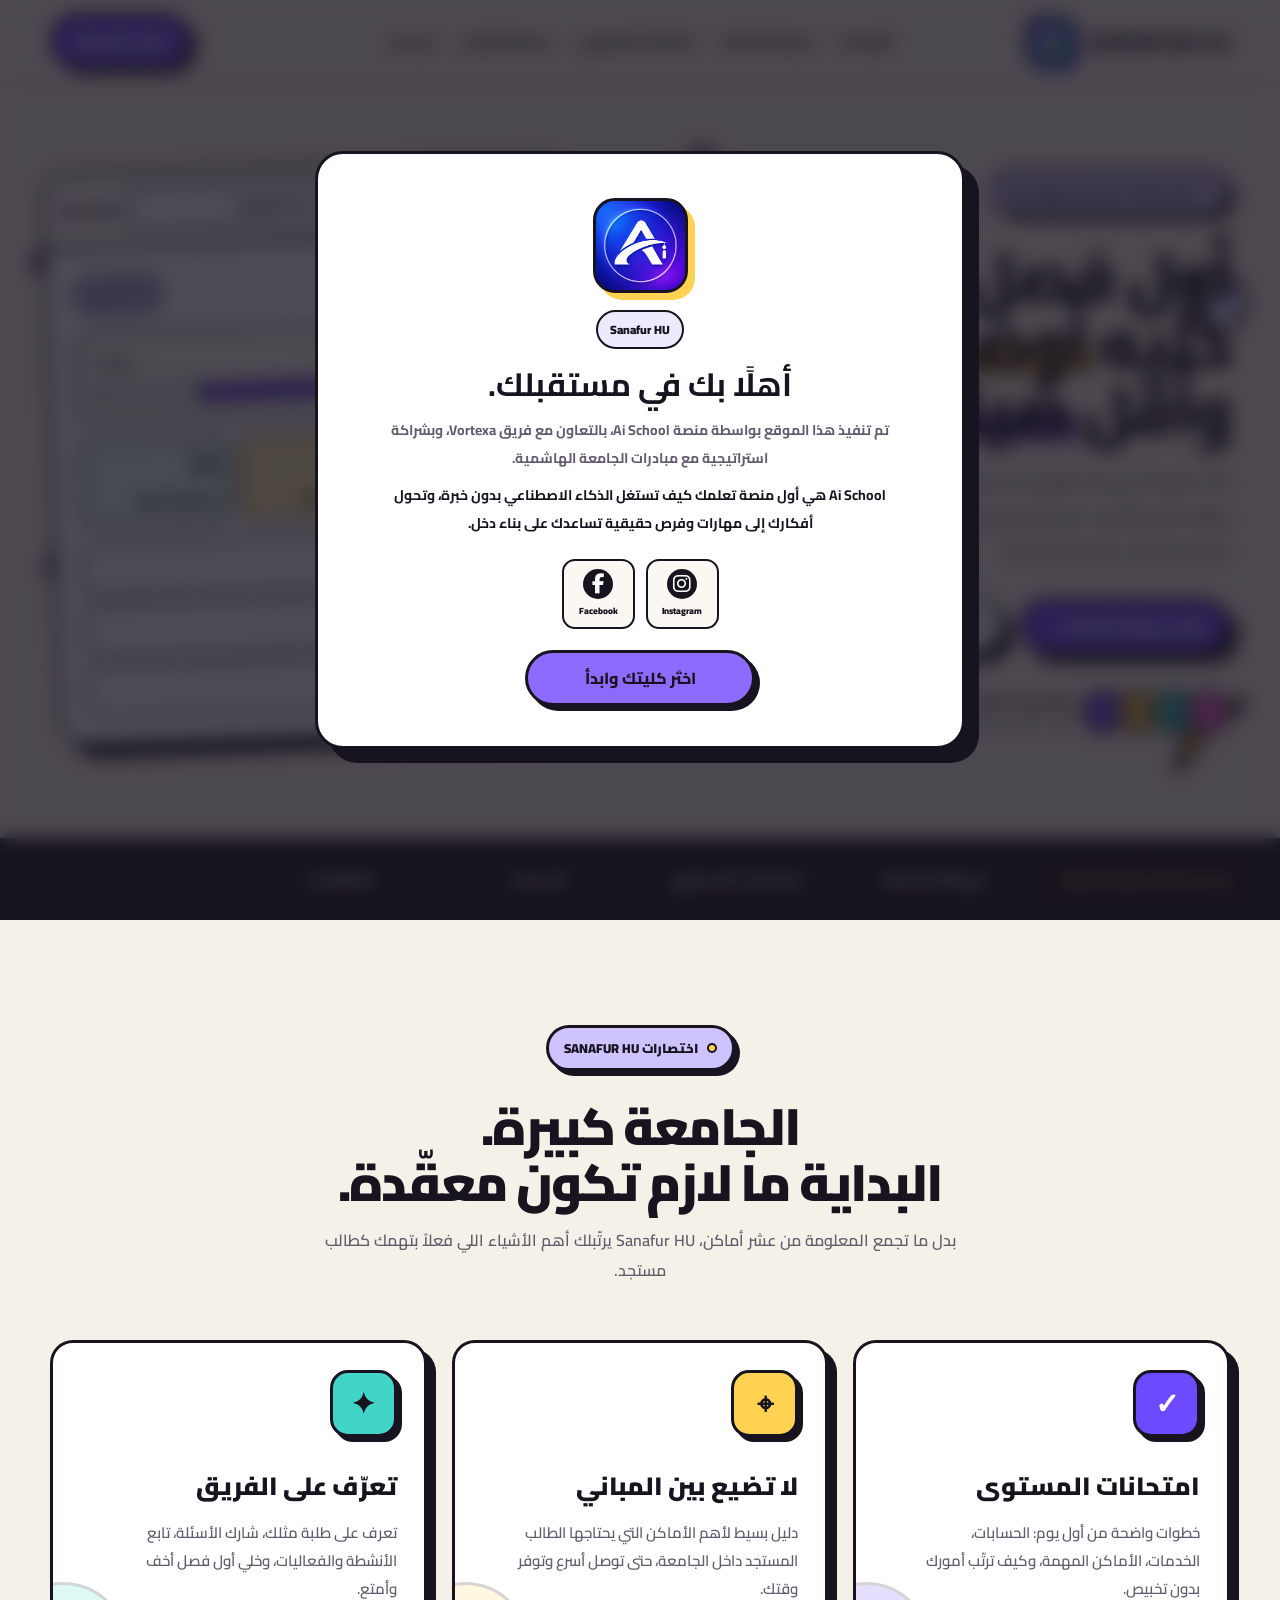
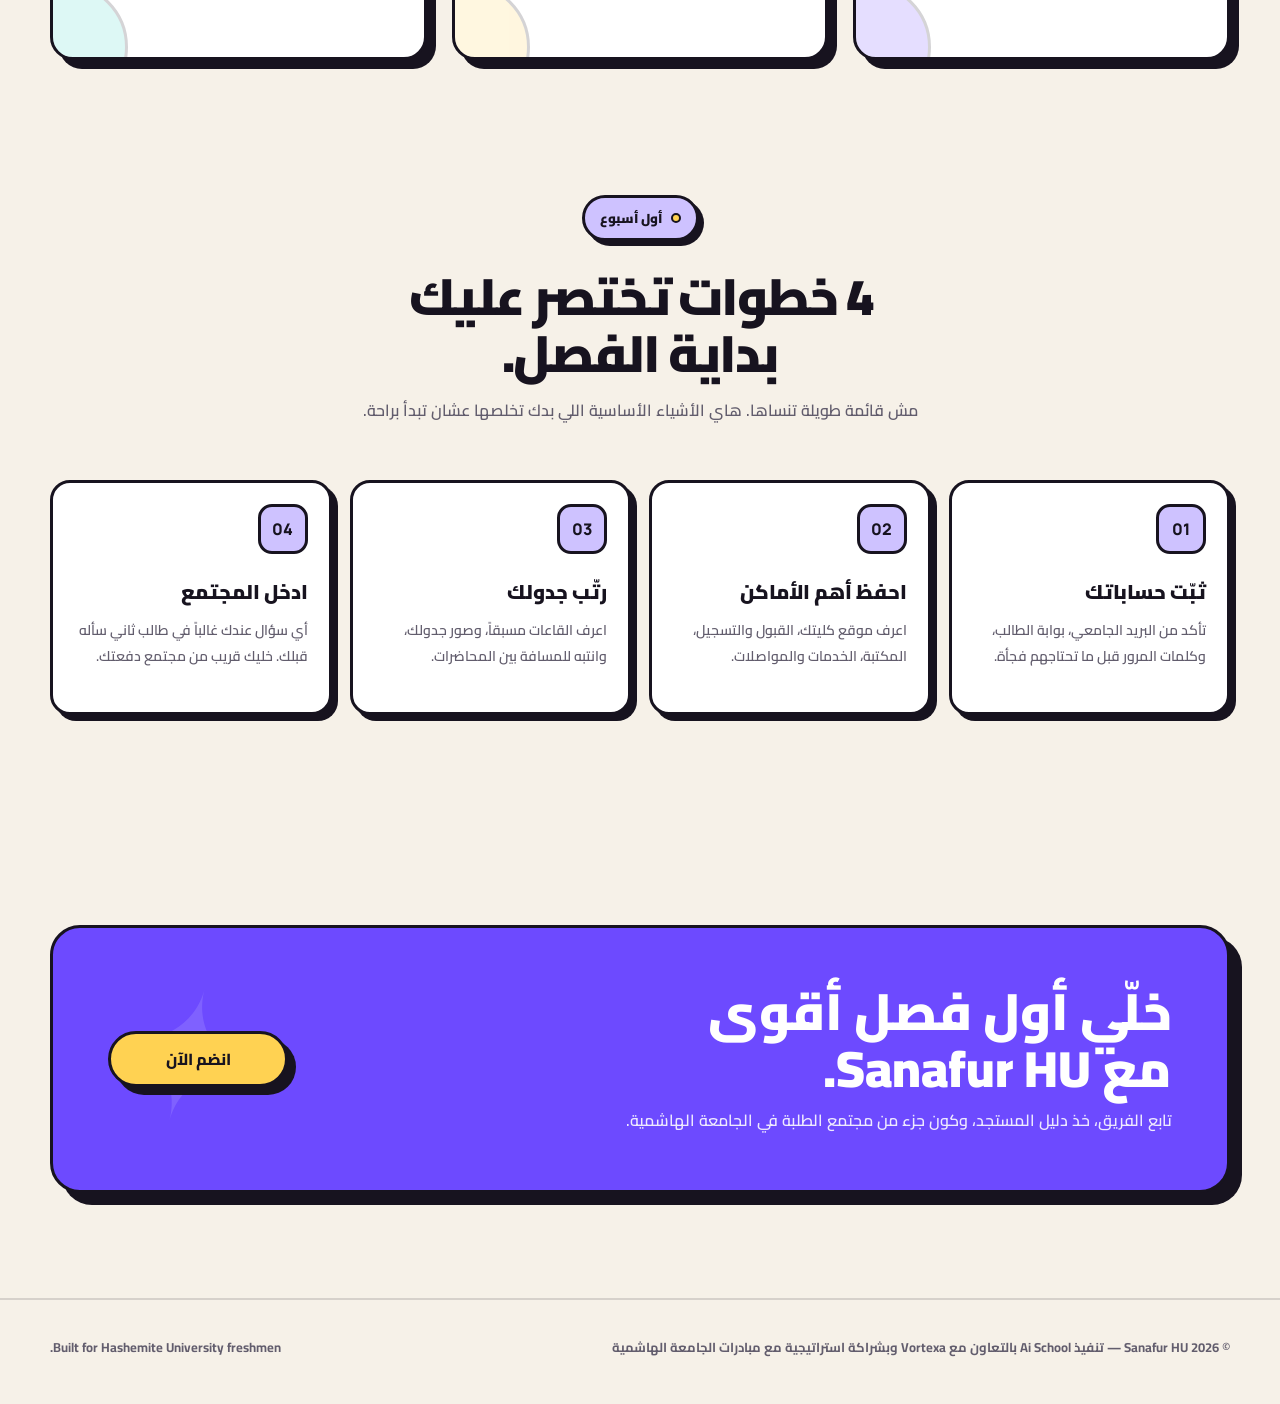
<file: index.html>
<!DOCTYPE html>
<html lang="ar" dir="rtl">
<head>
<meta charset="UTF-8">
<meta name="viewport" content="width=device-width, initial-scale=1.0">

<title>Sanafur HU | دليلك لأول فصل جامعي</title>
<link rel="stylesheet" href="onboarding.css?v=20260831-2">
<link rel="stylesheet" href="quick-actions.css?v=20260925-1">
<link rel="stylesheet" href="college-hub.css?v=20260925-1">

<link rel="preconnect" href="https://fonts.googleapis.com">
<link rel="preconnect" href="https://fonts.gstatic.com" crossorigin>
<link href="https://fonts.googleapis.com/css2?family=Cairo:wght@400;500;600;700;800;900&family=Manrope:wght@600;700;800&display=swap" rel="stylesheet">
<link rel="stylesheet" href="https://cdnjs.cloudflare.com/ajax/libs/font-awesome/6.7.2/css/all.min.css">

<style>

:root{
    --cream:#F6F1E8;
    --black:#17131F;

    --purple:#6D4AFF;
    --purple2:#8D6BFF;
    --purpleLight:#CEC2FF;

    --yellow:#FFD252;
    --pink:#F06BD7;
    --cyan:#42D5C7;

    --white:#FFFFFF;
    --muted:#625D6D;

    --border:3px solid var(--black);

    --shadow-big:9px 9px 0 var(--black);
    --shadow-small:5px 5px 0 var(--black);
}

/* =========================
   GLOBAL
========================= */

*{
    box-sizing:border-box;
}

html{
    scroll-behavior:smooth;
}

body{
    margin:0;
    background:var(--cream);
    color:var(--black);
    font-family:"Cairo",sans-serif;
    overflow-x:hidden;
}

a{
    color:inherit;
    text-decoration:none;
}

button{
    font:inherit;
}

.container{
    width:min(1180px,calc(100% - 40px));
    margin:auto;
    position:relative;
    z-index:3;
}


/* =========================
   NAVIGATION
========================= */

.navbar-wrap{
    position:sticky;
    top:0;
    z-index:1000;

    background:rgba(246,241,232,.94);
    backdrop-filter:blur(14px);

    border-bottom:2px solid rgba(23,19,31,.10);
}

.navbar{
    min-height:82px;

    display:grid;
    grid-template-columns:1fr auto 1fr;

    align-items:center;
    gap:30px;
}

.brand{
    direction:ltr;

    display:flex;
    align-items:center;
    gap:13px;

    justify-self:start;
}

.logo-box{
    width:50px;
    height:50px;

    background:#000;

    border:var(--border);
    border-radius:14px;

    box-shadow:5px 5px 0 var(--purple);

    overflow:hidden;
}

.logo-box img{
    width:100%;
    height:100%;
    object-fit:cover;
}

.brand-name{
    font-family:"Manrope",sans-serif;
    font-size:24px;
    font-weight:800;

    letter-spacing:-1px;
}

.nav-links{
    display:flex;
    gap:28px;
    align-items:center;

    font-size:14px;
    font-weight:700;
}

.nav-links a{
    position:relative;
    padding:8px 0;
}

.nav-links a:after{
    content:"";

    position:absolute;

    right:0;
    left:0;
    bottom:1px;

    height:3px;

    background:var(--purple);

    transform:scaleX(0);

    transition:.2s;
}

.nav-links a:hover:after{
    transform:scaleX(1);
}


/* =========================
   BUTTON SYSTEM
========================= */

.btn{
    min-height:50px;

    padding:10px 22px;

    border:var(--border);
    border-radius:999px;

    display:inline-flex;
    justify-content:center;
    align-items:center;
    gap:8px;

    font-weight:800;

    cursor:pointer;

    transition:
        transform .18s ease,
        box-shadow .18s ease;
}

.btn:hover{
    transform:translate(3px,3px);
    box-shadow:3px 3px 0 var(--black)!important;
}

.nav-btn{
    justify-self:end;

    background:var(--purple);
    color:white;

    box-shadow:var(--shadow-small);
}

.primary-btn{
    background:var(--purple);
    color:#fff;

    box-shadow:var(--shadow-big);
}

.secondary-btn{
    background:white;

    box-shadow:var(--shadow-big);
}


/* =========================
   HERO
========================= */

.hero{
    position:relative;

    min-height:720px;

    display:flex;
    align-items:center;

    padding:80px 0 100px;

    isolation:isolate;
}

.hero-grid{
    display:grid;

    grid-template-columns:1.05fr .95fr;

    gap:70px;

    align-items:center;
}

.hero-copy{
    position:relative;
    z-index:5;
}


/* small pill */

.eyebrow{
    width:max-content;

    display:flex;
    align-items:center;
    gap:9px;

    background:var(--purpleLight);

    border:var(--border);
    border-radius:999px;

    box-shadow:var(--shadow-small);

    padding:8px 15px;

    font-size:13px;
    font-weight:900;
}

.dot{
    width:10px;
    height:10px;

    border:2px solid var(--black);
    border-radius:50%;

    background:var(--yellow);
}


/* hero heading */

.hero h1{
    margin:29px 0 22px;

    font-size:clamp(52px,5.3vw,78px);

    line-height:.98;

    letter-spacing:-3px;

    font-weight:900;
}

.marker{
    position:relative;

    display:inline-block;

    z-index:0;
}

.marker:before{
    content:"";

    position:absolute;

    right:-4%;
    left:-4%;

    height:.36em;

    bottom:.04em;

    background:var(--yellow);

    border:2px solid var(--black);

    transform:rotate(-1deg);

    z-index:-1;
}

.marker.purple:before{
    background:var(--purple2);
    transform:rotate(1deg);
}

.hero-description{
    max-width:660px;

    font-size:18px;
    line-height:1.9;

    color:var(--muted);

    font-weight:600;
}

.hero-buttons{
    display:flex;
    flex-wrap:wrap;
    gap:15px;

    margin-top:30px;
}


/* trust */

.trust{
    display:flex;
    align-items:center;
    gap:15px;

    margin-top:36px;
}

.avatars{
    direction:ltr;
    display:flex;
}

.avatar{
    width:43px;
    height:43px;

    margin-left:-8px;

    border:3px solid var(--black);
    border-radius:50%;

    display:grid;
    place-items:center;

    font-family:"Manrope";
    font-size:12px;
    font-weight:900;
}

.avatar:nth-child(1){
    background:var(--purple);
    color:white;
}

.avatar:nth-child(2){
    background:var(--yellow);
}

.avatar:nth-child(3){
    background:var(--cyan);
}

.avatar:nth-child(4){
    background:var(--pink);
}

.trust-text{
    font-size:13px;
    font-weight:800;
    line-height:1.6;
}

.trust-text span{
    color:var(--muted);
    font-weight:600;
}


/* =========================
   DASHBOARD MOCKUP
========================= */

.dashboard-area{
    position:relative;
    z-index:5;

    perspective:1000px;
}

.dashboard{
    background:white;

    border:var(--border);

    border-radius:27px;

    box-shadow:12px 12px 0 var(--black);

    overflow:hidden;

    transform:rotate(-2deg);

    transition:.3s;
}

.dashboard:hover{
    transform:rotate(0) translateY(-5px);
}

.browser-bar{
    min-height:66px;

    border-bottom:var(--border);

    background:#FBF8F3;

    display:flex;
    align-items:center;

    gap:12px;

    padding:14px 18px;

    direction:ltr;
}

.browser-dots{
    display:flex;
    gap:7px;
}

.browser-dot{
    width:13px;
    height:13px;

    border:2px solid var(--black);
    border-radius:50%;
}

.browser-dot:nth-child(1){
    background:var(--pink);
}

.browser-dot:nth-child(2){
    background:var(--yellow);
}

.browser-dot:nth-child(3){
    background:var(--cyan);
}

.browser-title{
    flex:1;

    background:white;

    border:2px solid var(--black);
    border-radius:11px;

    padding:8px 12px;

    text-align:center;

    direction:rtl;

    font-size:13px;
    font-weight:800;
}

.dashboard-content{
    padding:25px;
}

.dashboard-header{
    display:flex;
    align-items:center;
    justify-content:space-between;

    gap:15px;

    margin-bottom:17px;
}

.dashboard-header h3{
    font-size:25px;

    line-height:1.3;

    margin:0;

    font-weight:900;
}

.ready-pill{
    padding:7px 11px;

    border:2px solid var(--black);
    border-radius:999px;

    background:var(--purpleLight);

    white-space:nowrap;

    font-size:12px;
    font-weight:900;
}


/* progress */

.progress-card{
    padding:16px;

    border:2px solid var(--black);
    border-radius:18px;

    background:#FBF8F3;

    margin-bottom:16px;
}

.progress-head{
    display:flex;
    justify-content:space-between;

    margin-bottom:12px;

    font-size:13px;
    font-weight:800;
}

.progress{
    height:19px;

    border:2px solid var(--black);
    border-radius:999px;

    background:white;

    overflow:hidden;
}

.progress span{
    width:76%;
    height:100%;

    display:block;

    background:var(--purple);

    border-left:2px solid var(--black);
}


/* small dashboard cards */

.quick-cards{
    display:grid;

    grid-template-columns:repeat(3,1fr);

    gap:10px;

    margin-bottom:17px;
}

.quick-card{
    min-height:88px;

    padding:12px 10px;

    border:2px solid var(--black);
    border-radius:15px;

    display:flex;
    flex-direction:column;

    justify-content:space-between;

    font-size:12px;
    font-weight:900;
}

.quick-card strong{
    font-family:"Manrope";
    font-size:22px;
}

.quick-card:nth-child(1){
    background:#EEE9FF;
}

.quick-card:nth-child(2){
    background:#FFF0B5;
}

.quick-card:nth-child(3){
    background:#DCF9F5;
}


/* checklist */

.check-list{
    display:grid;
    gap:10px;
}

.check-item{
    padding:11px 12px;

    background:white;

    border:2px solid var(--black);
    border-radius:14px;

    display:flex;
    align-items:center;
    gap:10px;

    font-size:13px;
    font-weight:800;
}

.checkbox{
    width:25px;
    height:25px;

    border:2px solid var(--black);
    border-radius:7px;

    flex-shrink:0;

    display:grid;
    place-items:center;
}

.checkbox.checked{
    background:var(--purple);
    color:white;
}

.checkbox.checked:after{
    content:"✓";
    font-weight:900;
}


/* =========================
   MEMPHIS DECORATIONS
========================= */

.shape{
    position:absolute;

    pointer-events:none;

    z-index:1;
}

.triangle{
    width:65px;

    left:2%;
    top:17%;

    animation:float1 8s ease-in-out infinite;
}

.plus{
    width:56px;

    right:43%;
    top:8%;

    animation:rotateShape 19s linear infinite;
}

.zigzag{
    width:95px;

    left:42%;
    bottom:13%;

    animation:bob 6s ease-in-out infinite;
}

.arc{
    width:85px;

    right:2%;
    bottom:8%;

    animation:float2 9s ease-in-out infinite;
}

.dotted{
    width:75px;

    right:2%;
    top:24%;

    animation:rotateShape 25s linear infinite;
}

.squiggle{
    width:100px;

    right:42%;
    bottom:17%;

    animation:sway 7s ease-in-out infinite;
}

.half{
    width:72px;

    left:3%;
    top:60%;

    animation:bob 6s ease-in-out infinite;
}

.mini-circle{
    position:absolute;

    width:24px;
    height:24px;

    left:43%;
    top:17%;

    border:3px solid var(--black);
    border-radius:50%;

    background:var(--cyan);

    z-index:1;

    animation:bob 5s ease-in-out infinite;
}


@keyframes float1{

    0%,100%{
        transform:translateY(0) rotate(-8deg);
    }

    50%{
        transform:translateY(-18px) rotate(10deg);
    }

}

@keyframes float2{

    0%,100%{
        transform:translate(0,0) rotate(5deg);
    }

    50%{
        transform:translate(-8px,-16px) rotate(-7deg);
    }

}

@keyframes rotateShape{

    to{
        transform:rotate(360deg);
    }

}

@keyframes bob{

    0%,100%{
        transform:translateY(0);
    }

    50%{
        transform:translateY(-16px);
    }

}

@keyframes sway{

    0%,100%{
        transform:rotate(-5deg);
    }

    50%{
        transform:rotate(8deg);
    }

}


/* =========================
   BLACK STRIP
========================= */

.info-strip{
    background:var(--black);
    color:var(--cream);

    padding:26px 0;
}

.info-strip-inner{
    display:grid;

    grid-template-columns:auto 1fr;

    align-items:center;

    gap:35px;
}

.strip-title{
    color:var(--yellow);

    font-size:13px;
    font-weight:900;

    white-space:nowrap;
}

.strip-items{
    display:grid;
    grid-template-columns:repeat(5,1fr);

    gap:15px;

    text-align:center;

    font-weight:800;
}


/* =========================
   GENERIC SECTIONS
========================= */

.section{
    padding:105px 0;
}

.section-header{
    max-width:820px;

    margin:0 auto 55px;

    text-align:center;
}

.section-header .eyebrow{
    margin:auto;
}

.section-header h2{
    margin:27px 0 14px;

    font-size:clamp(39px,4vw,58px);

    line-height:1.1;

    letter-spacing:-2px;

    font-weight:900;
}

.section-header p{
    margin:0 auto;

    max-width:650px;

    color:var(--muted);

    font-weight:600;

    line-height:1.9;
}


/* =========================
   FEATURES
========================= */

.features{
    display:grid;

    grid-template-columns:repeat(3,1fr);

    gap:25px;
}

.feature{
    min-height:320px;

    position:relative;

    overflow:hidden;

    background:white;

    border:var(--border);
    border-radius:23px;

    box-shadow:var(--shadow-big);

    padding:27px;

    transition:.2s;
}

.feature:hover{
    transform:translateY(-5px);
}

.icon{
    width:67px;
    height:67px;

    margin-bottom:25px;

    display:grid;
    place-items:center;

    border:var(--border);
    border-radius:18px;

    box-shadow:var(--shadow-small);

    font-size:29px;
    font-weight:900;
}

.feature:nth-child(1) .icon{
    background:var(--purple);
    color:white;
}

.feature:nth-child(2) .icon{
    background:var(--yellow);
}

.feature:nth-child(3) .icon{
    background:var(--cyan);
}

.feature h3{
    margin:0 0 10px;

    font-size:25px;

    font-weight:900;
}

.feature p{
    margin:0;

    max-width:90%;

    color:var(--muted);

    line-height:1.85;

    font-size:15px;
    font-weight:600;
}

.corner-circle{
    position:absolute;

    width:130px;
    height:130px;

    left:-55px;
    bottom:-55px;

    border:3px solid var(--black);
    border-radius:50%;

    opacity:.18;
}

.feature:nth-child(1) .corner-circle{
    background:var(--purple);
}

.feature:nth-child(2) .corner-circle{
    background:var(--yellow);
}

.feature:nth-child(3) .corner-circle{
    background:var(--cyan);
}


/* =========================
   FIRST WEEK
========================= */

.steps{
    display:grid;

    grid-template-columns:repeat(4,1fr);

    gap:18px;
}

.step{
    min-height:235px;

    padding:21px;

    background:white;

    border:var(--border);
    border-radius:20px;

    box-shadow:6px 6px 0 var(--black);
}

.step-number{
    width:50px;
    height:50px;

    display:grid;
    place-items:center;

    margin-bottom:19px;

    border:var(--border);
    border-radius:14px;

    background:var(--purpleLight);

    font-family:"Manrope";
    font-weight:900;
}

.step h3{
    margin:0 0 8px;

    font-size:20px;

    font-weight:900;
}

.step p{
    margin:0;

    color:var(--muted);

    font-size:14px;

    line-height:1.8;

    font-weight:600;
}


/* =========================
   JOIN CTA
========================= */

.join-box{
    padding:55px;

    background:var(--purple);

    color:white;

    border:var(--border);
    border-radius:30px;

    box-shadow:12px 12px 0 var(--black);

    display:grid;

    grid-template-columns:1fr auto;

    align-items:center;

    gap:30px;

    position:relative;

    overflow:hidden;
}

.join-box:before{
    content:"✦";

    position:absolute;

    left:5%;
    top:-42px;

    font-size:180px;

    color:rgba(255,255,255,.13);

    transform:rotate(15deg);
}

.join-box h2{
    position:relative;

    margin:0 0 10px;

    font-size:clamp(35px,4vw,54px);

    line-height:1.1;

    font-weight:900;
}

.join-box p{
    position:relative;

    margin:0;

    color:#EEE9FF;

    font-weight:600;

    line-height:1.8;
}

.join-btn{
    position:relative;

    min-width:180px;

    background:var(--yellow);

    color:var(--black);

    box-shadow:8px 8px 0 var(--black);
}


/* =========================
   FOOTER
========================= */

footer{
    padding:35px 0 45px;

    border-top:2px solid rgba(23,19,31,.14);
}

.footer{
    display:flex;

    justify-content:space-between;

    align-items:center;

    gap:20px;

    flex-wrap:wrap;

    color:var(--muted);

    font-size:13px;

    font-weight:700;
}


/* =========================
   MOBILE MENU
========================= */

.mobile-menu-button{
    display:none;

    width:47px;
    height:47px;

    border:var(--border);
    border-radius:13px;

    background:white;

    box-shadow:4px 4px 0 var(--black);

    font-size:21px;
    font-weight:900;
}

.mobile-menu{
    display:none;

    padding:0 0 18px;

    font-weight:800;
}

.mobile-menu.open{
    display:grid;
    gap:11px;
}


/* =========================
   RESPONSIVE
========================= */

@media(max-width:980px){

    .navbar{
        grid-template-columns:1fr auto;
    }

    .nav-links,
    .nav-btn{
        display:none;
    }

    .mobile-menu-button{
        display:block;
    }

    .hero{
        min-height:auto;
        padding:65px 0 80px;
    }

    .hero-grid{
        grid-template-columns:1fr;
        gap:60px;
    }

    .hero-copy{
        text-align:center;
    }

    .hero-copy .eyebrow{
        margin:auto;
    }

    .hero-description{
        margin:auto;
    }

    .hero-buttons{
        justify-content:center;
    }

    .trust{
        justify-content:center;
    }

    .dashboard-area{
        width:min(650px,100%);
        margin:auto;
    }

    .features{
        grid-template-columns:1fr;
    }

    .steps{
        grid-template-columns:repeat(2,1fr);
    }

    .info-strip-inner{
        grid-template-columns:1fr;
        text-align:center;
    }

    .join-box{
        grid-template-columns:1fr;
        text-align:center;
    }

    .join-btn{
        justify-self:center;
    }

}


@media(max-width:620px){

    .container{
        width:calc(100% - 24px);
    }

    .brand-name{
        font-size:20px;
    }

    .logo-box{
        width:45px;
        height:45px;
    }

    .hero{
        padding-top:45px;
    }

    .hero h1{
        font-size:clamp(45px,13vw,62px);
        letter-spacing:-2px;
    }

    .hero-description{
        font-size:16px;
    }

    .hero-buttons{
        flex-direction:column;
    }

    .hero-buttons .btn{
        width:100%;
    }

    .trust{
        flex-direction:column;
    }

    .dashboard{
        transform:rotate(-1deg);
        box-shadow:8px 8px 0 var(--black);
    }

    .dashboard-content{
        padding:18px;
    }

    .dashboard-header{
        align-items:flex-start;
    }

    .quick-cards{
        grid-template-columns:1fr;
    }

    .quick-card{
        min-height:68px;
    }

    .strip-items{
        grid-template-columns:1fr 1fr;
    }

    .strip-items span:last-child{
        grid-column:1/-1;
    }

    .section{
        padding:78px 0;
    }

    .section-header h2{
        font-size:38px;
    }

    .steps{
        grid-template-columns:1fr;
    }

    .join-box{
        padding:36px 23px;

        box-shadow:8px 8px 0 var(--black);
    }

    .triangle,
    .dotted{
        display:none;
    }

}


@media(prefers-reduced-motion:reduce){

    *{
        animation:none!important;
        transition:none!important;
    }

}


/* college hub: more than one card */
.college-hub-grid.multi{display:grid;grid-template-columns:1fr;gap:28px}
</style>
</head>


<body>


<!-- =========================
     NAVBAR
========================= -->

<header class="navbar-wrap">

<div class="container">

<nav class="navbar">

<a href="index.html" class="brand">

<div class="logo-box">
<img src="vortexa-logo.png" alt="Sanafur HU">
</div>

<span class="brand-name">SANAFUR HU</span>

</a>


<div class="nav-links">
<a href="index.html#guide">الرئيسية</a>
<a href="map.html">خريطة الجامعة</a>
<a href="exams.html">امتحانات المستوى</a>
<a href="gpa.html">حاسبة المعدل</a>
<a href="team.html">الفريق</a>
</div>
<a href="map.html" class="btn nav-btn">افتح الخريطة</a>


<button
class="mobile-menu-button"
id="menuButton"
aria-label="القائمة">

☰

</button>

</nav>


<div class="mobile-menu" id="mobileMenu">
<a href="index.html#guide">الرئيسية</a>
<a href="map.html">خريطة الجامعة</a>
<a href="exams.html">امتحانات المستوى</a>
<a href="gpa.html">حاسبة المعدل</a>
<a href="team.html">الفريق</a>
</div>
</div>
</header>



<!-- =========================
     HERO
========================= -->

<main id="home">

<section class="hero">


<!-- Purple Triangle -->

<svg class="shape triangle"
viewBox="0 0 100 100">

<path
d="M50 8 L92 88 L8 88 Z"
fill="#8D6BFF"
stroke="#17131F"
stroke-width="6"/>

</svg>



<!-- Pink Plus -->

<svg class="shape plus"
viewBox="0 0 100 100">

<path
d="M36 8H64V36H92V64H64V92H36V64H8V36H36Z"
fill="#F06BD7"
stroke="#17131F"
stroke-width="6"/>

</svg>



<!-- Zig Zag -->

<svg class="shape zigzag"
viewBox="0 0 140 70">

<polyline
points="4,54 30,18 56,54 83,18 110,54 136,18"
fill="none"
stroke="#17131F"
stroke-width="17"
stroke-linejoin="round"/>

<polyline
points="4,54 30,18 56,54 83,18 110,54 136,18"
fill="none"
stroke="#6D4AFF"
stroke-width="10"
stroke-linejoin="round"/>

</svg>



<!-- Yellow Arc -->

<svg class="shape arc"
viewBox="0 0 100 100">

<path
d="M10 90
A80 80 0 0 1 90 10
L66 34
A46 46 0 0 0 34 66
Z"

fill="#FFD252"

stroke="#17131F"
stroke-width="6"/>

</svg>



<!-- Dot Circle -->

<svg class="shape dotted"
viewBox="0 0 100 100">

<circle
cx="50"
cy="50"
r="39"

fill="#fff"

stroke="#17131F"
stroke-width="6"/>

<g fill="#6D4AFF">

<circle cx="30" cy="30" r="5"/>
<circle cx="50" cy="28" r="5"/>
<circle cx="70" cy="30" r="5"/>

<circle cx="28" cy="50" r="5"/>
<circle cx="50" cy="50" r="5"/>
<circle cx="72" cy="50" r="5"/>

<circle cx="30" cy="70" r="5"/>
<circle cx="50" cy="72" r="5"/>
<circle cx="70" cy="70" r="5"/>

</g>

</svg>



<!-- Squiggle -->

<svg class="shape squiggle"
viewBox="0 0 160 90">

<path
d="
M8 50
C25 6 40 94 58 50
C76 6 90 94 108 50
C126 8 140 92 153 48
"

fill="none"

stroke="#17131F"

stroke-width="10"

stroke-linecap="round"/>

</svg>



<!-- Half Circle -->

<svg class="shape half"
viewBox="0 0 100 100">

<path
d="M10 52 A40 40 0 0 1 90 52 Z"

fill="#CEC2FF"

stroke="#17131F"

stroke-width="6"/>

</svg>


<div class="mini-circle"></div>



<div class="container hero-grid">


<!-- HERO COPY -->

<div class="hero-copy">


<div class="eyebrow">

<span class="dot"></span>

دفعة 2026 • الجامعة الهاشمية

</div>


<h1>

أول فصل؟<br>

خليه
<span class="marker">أوضح</span>،
<br>

وأقل
<span class="marker purple">ضياع.</span>

</h1>


<p class="hero-description">

Sanafur HU مساحة طلابية مخصصة للطلبة المستجدين
في الجامعة الهاشمية.

بنرتّبلك أهم الأشياء من أول يوم،
وبنساعدك تعرف الجامعة أسرع،
وتبدأ حياتك الجامعية وأنت فاهم شو عليك.

</p>


<div class="hero-buttons">

<a href="#guide"
class="btn primary-btn">

افتح خريطة الجامعة ←

</a>


<a href="#first-week"
class="btn secondary-btn">

امتحانات المستوى

</a>

</div>



<div class="trust">


<div class="avatars">

<div class="avatar">V</div>

<div class="avatar">HU</div>

<div class="avatar">26</div>

<div class="avatar">+</div>

</div>


<div class="trust-text">

مكان واحد لبداية أهدى وأوضح

<br>

<span>
دليل • مجتمع • فعاليات • حياة جامعية
</span>

</div>


</div>


</div>



<!-- =========================
     DASHBOARD
========================= -->

<div class="dashboard-area">


<div class="dashboard">


<div class="browser-bar">

<div class="browser-dots">

<span class="browser-dot"></span>

<span class="browser-dot"></span>

<span class="browser-dot"></span>

</div>


<div class="browser-title">

لوحة الطالب المستجد • Sanafur HU

</div>

</div>



<div class="dashboard-content">


<div class="dashboard-header">

<h3>
جاهز لأول أسبوع؟
</h3>


<span class="ready-pill">
76% جاهزية
</span>

</div>



<div class="progress-card">

<div class="progress-head">

<span>
خطوات البداية
</span>

<span>
5 من 7
</span>

</div>


<div class="progress">

<span></span>

</div>

</div>



<div class="quick-cards">


<div class="quick-card" data-href="map.html" role="link" tabindex="0" style="cursor:pointer">

<strong>01</strong>

<span>
دليل القاعات
</span>

</div>


<div class="quick-card" data-href="gpa.html" role="link" tabindex="0" style="cursor:pointer">

<strong>02</strong>

<span>
حاسبة المعدل
</span>

</div>


<div class="quick-card" data-href="https://chat.whatsapp.com/ERc9AM3qSQg6xhWxpwpAYt" role="link" tabindex="0" style="cursor:pointer">

<strong>03</strong>

<span>
مجتمع الدفعة
</span>

</div>


</div>



<div class="check-list">


<div class="check-item">

<span class="checkbox checked"></span>

تفعيل البريد الجامعي

</div>


<div class="check-item">

<span class="checkbox checked"></span>

حفظ أهم مباني الجامعة

</div>


<div class="check-item">

<span class="checkbox"></span>

ترتيب جدول أول أسبوع

</div>


</div>


</div>

</div>

</div>


</div>

</section>



<div class="college-quick-actions" id="collegeQuickActions" hidden aria-label="روابط الكلية السريعة">
    <a class="college-quick-action" href="#collegeHub" data-label="مبادرات كليتك" aria-label="اذهب إلى مبادرات كليتك"><i class="fa-solid fa-handshake" aria-hidden="true"></i></a>
    <a class="college-quick-action whatsapp-action" href="https://chat.whatsapp.com/ERc9AM3qSQg6xhWxpwpAYt" target="_blank" rel="noreferrer" data-label="مجتمع واتساب" aria-label="افتح مجتمع واتساب"><i class="fa-brands fa-whatsapp" aria-hidden="true"></i></a>
</div>

<!-- =========================
     BLACK SOCIAL PROOF STRIP
========================= -->

<section class="info-strip">

<div class="container info-strip-inner">


<div class="strip-title">

كل ما تحتاجه ببداية الجامعة

</div>


<div class="strip-items">


<span>خريطة الجامعة</span>

<span>امتحانات المستوى</span>

<span>الخدمات</span>

<span>الفعاليات</span>

</div>


</div>

</section>



<!-- =========================
     FEATURES
========================= -->

<section class="section"
id="guide">


<div class="container">


<div class="section-header">


<div class="eyebrow">

<span class="dot"></span>

اختصارات SANAFUR HU

</div>


<h2>

الجامعة كبيرة.<br>

البداية ما لازم تكون معقّدة.

</h2>


<p>

بدل ما تجمع المعلومة من عشر أماكن،
Sanafur HU يرتّبلك أهم الأشياء اللي فعلاً بتهمك
كطالب مستجد.

</p>


</div>



<div class="features">


<article class="feature">


<div class="icon">
✓
</div>


<h3>
امتحانات المستوى
</h3>


<p>

خطوات واضحة من أول يوم:
الحسابات، الخدمات، الأماكن المهمة،
وكيف ترتّب أمورك بدون تخبيص.

</p>


<div class="corner-circle"></div>


</article>



<article class="feature">


<div class="icon">
⌖
</div>


<h3>
لا تضيع بين المباني
</h3>


<p>

دليل بسيط لأهم الأماكن التي يحتاجها
الطالب المستجد داخل الجامعة،
حتى توصل أسرع وتوفر وقتك.

</p>


<div class="corner-circle"></div>


</article>



<article class="feature"
id="community">


<div class="icon">
✦
</div>


<h3>
تعرّف على الفريق
</h3>


<p>

تعرف على طلبة مثلك،
شارك الأسئلة،
تابع الأنشطة والفعاليات،
وخلي أول فصل أخف وأمتع.

</p>


<div class="corner-circle"></div>


</article>


</div>

</div>

</section>



<!-- =========================
     FIRST WEEK
========================= -->

<section
class="section"
id="first-week"
style="padding-top:30px;">


<div class="container">


<div class="section-header">


<div class="eyebrow">

<span class="dot"></span>

أول أسبوع

</div>


<h2>

4 خطوات تختصر عليك<br>

بداية الفصل.

</h2>


<p>

مش قائمة طويلة تنساها.
هاي الأشياء الأساسية اللي بدك تخلصها
عشان تبدأ براحة.

</p>


</div>



<div class="steps">


<div class="step">


<div class="step-number">
01
</div>


<h3>
ثبّت حساباتك
</h3>


<p>

تأكد من البريد الجامعي،
بوابة الطالب،
وكلمات المرور قبل ما تحتاجهم فجأة.

</p>


</div>



<div class="step">


<div class="step-number">
02
</div>


<h3>
احفظ أهم الأماكن
</h3>


<p>

اعرف موقع كليتك،
القبول والتسجيل،
المكتبة،
الخدمات والمواصلات.

</p>


</div>



<div class="step">


<div class="step-number">
03
</div>


<h3>
رتّب جدولك
</h3>


<p>

اعرف القاعات مسبقاً،
وصور جدولك،
وانتبه للمسافة بين المحاضرات.

</p>


</div>



<div class="step">


<div class="step-number">
04
</div>


<h3>
ادخل المجتمع
</h3>


<p>

أي سؤال عندك غالباً في طالب ثاني
سأله قبلك.
خليك قريب من مجتمع دفعتك.

</p>


</div>


</div>

</div>

</section>



<!-- =========================
     FINAL CTA
========================= -->

<section
class="section"
id="join">


<div class="container">


<div class="join-box">


<div>


<h2>

خلّي أول فصل أقوى<br>
مع Sanafur HU.

</h2>


<p>

تابع الفريق،
خذ دليل المستجد،
وكون جزء من مجتمع الطلبة
في الجامعة الهاشمية.

</p>


</div>



<a
href="https://chat.whatsapp.com/ERc9AM3qSQg6xhWxpwpAYt"
class="btn join-btn"
id="joinButton">

انضم الآن

</a>


</div>


</div>

</section>


<section class="college-hub" id="collegeHub" hidden>
<div class="container" id="collegeHubContent"></div>
</section>

</main>



<!-- =========================
     FOOTER
========================= -->

<footer>


<div class="container footer">


<span>
© 2026 Sanafur HU — تنفيذ Ai School بالتعاون مع Vortexa وبشراكة استراتيجية مع مبادرات الجامعة الهاشمية
</span>


<span>
Built for Hashemite University freshmen.
</span>


</div>


</footer>



<script>

/* =========================
   JOIN BUTTON
   ضع رابط الواتساب أو التسجيل هنا
========================= */

const JOIN_LINK =
"https://chat.whatsapp.com/ERc9AM3qSQg6xhWxpwpAYt";


document
.getElementById("joinButton")
.addEventListener("click",(event)=>{

    event.preventDefault();

    window.open(
        JOIN_LINK,
        "_blank"
    );

});


/* =========================
   HOMEPAGE SHORTCUTS
========================= */

const shortcutTargets = [
    "exams.html",
    "map.html",
    "team.html"
];

document.querySelectorAll(".feature")
.forEach((card,index)=>{

    card.setAttribute("role","link");
    card.setAttribute("tabindex","0");
    card.style.cursor="pointer";

    const openTarget = () => {
        window.location.href = shortcutTargets[index];
    };

    card.addEventListener("click",openTarget);

    card.addEventListener("keydown",(event)=>{
        if(event.key === "Enter" || event.key === " "){
            event.preventDefault();
            openTarget();
        }
    });

});

document.querySelectorAll(".quick-card[data-href]").forEach((card)=>{
    const openTarget=()=>window.location.href=card.dataset.href;
    card.addEventListener("click",openTarget);
    card.addEventListener("keydown",(event)=>{
        if(event.key==="Enter" || event.key===" "){
            event.preventDefault();
            openTarget();
        }
    });
});

</script>

<div class="onboarding-overlay" id="vortexaOnboarding">
    <div class="onboarding-card" role="dialog" aria-modal="true" aria-labelledby="onboardingTitle">
        <div class="onboarding-step onboarding-welcome-step">
            <div class="onboarding-logo small"><img src="assets/aischool-logo.png" alt="Ai School"></div>
            <span class="onboarding-kicker">Sanafur HU</span>
            <h2 id="onboardingTitle">أهلًا بك في مستقبلك.</h2>
            <p>تم تنفيذ هذا الموقع بواسطة منصة <strong>Ai School</strong>، بالتعاون مع فريق <strong>Vortexa</strong>، وبشراكة استراتيجية مع مبادرات الجامعة الهاشمية.</p>
            <p class="onboarding-note">Ai School هي أول منصة تعلمك كيف تستغل الذكاء الاصطناعي بدون خبرة، وتحول أفكارك إلى مهارات وفرص حقيقية تساعدك على بناء دخل.</p>
            <div class="onboarding-socials" aria-label="منصات التواصل الاجتماعي">
                <a href="https://www.instagram.com/ai.school_/" target="_blank" rel="noreferrer" aria-label="Instagram"><span><i class="fa-brands fa-instagram" aria-hidden="true"></i></span><small>Instagram</small></a>
                <a href="https://www.facebook.com/profile.php?id=61594153163505" target="_blank" rel="noreferrer" aria-label="Facebook"><span><i class="fa-brands fa-facebook-f" aria-hidden="true"></i></span><small>Facebook</small></a>
              
            </div>
            <button class="btn onboarding-button" id="onboardingChooseCollege" type="button">اختَر كليتك وابدأ</button>
        </div>
        <div class="onboarding-step onboarding-college-step" hidden>
            <div class="onboarding-logo"><img src="assets/aischool-logo.png" alt="Ai School"></div>
            <span class="onboarding-kicker">أهلًا فيك في Sanafur HU</span>
            <h2>خلّينا نجهز تجربتك.</h2>
            <p>اختَر كليتك حتى نعرض لك المحتوى والخدمات الأقرب لاحتياجك كطالب في الجامعة الهاشمية.</p>
            <label class="onboarding-label" for="onboardingCollege">كليتك</label>
            <select class="onboarding-select" id="onboardingCollege">
                <option value="">اختَر كليتك</option>
                <option>كلية الهندسة</option><option>كلية تكنولوجيا المعلومات</option><option>كلية العلوم</option>
                <option>كلية الطب</option><option>كلية الصيدلة</option><option>كلية التمريض</option><option>كلية العلوم الطبية التطبيقية</option>
                <option>كلية الاقتصاد والعلوم الإدارية</option><option>كلية الآداب</option><option>كلية العلوم التربوية</option>
                <option>كلية التربية البدنية وعلوم الرياضة</option><option>كلية الموارد الطبيعية والبيئية</option>
                <option>كلية الملكة رانيا للطفولة</option><option>كلية الملكة رانيا للسياحة والتراث</option><option>كلية الدراسات العليا</option><option>كلية أخرى</option>
            </select>
            <p class="onboarding-error" id="onboardingError" aria-live="polite"></p>
            <button class="btn onboarding-button" id="onboardingContinue" type="button">كمّل إلى Sanafur HU</button>
        </div>
    </div>
</div>

<script>
(()=>{
    const overlay=document.getElementById("vortexaOnboarding");
    const welcomeStep=overlay.querySelector(".onboarding-welcome-step");
    const collegeStep=overlay.querySelector(".onboarding-college-step");
    const college=overlay.querySelector("#onboardingCollege");
    const error=overlay.querySelector("#onboardingError");
    const collegeHub=document.getElementById("collegeHub");
    const collegeHubContent=document.getElementById("collegeHubContent");

    /*
     * إعدادات المبادرات الطلابية الشريكة
     * ------------------------------------
     * - INITIATIVES: بيانات كل مبادرة (الاسم، الوصف، الشعار، المصادر، الروابط).
     * - COLLEGE_INITIATIVES: ربط كل كلية بمبادرتها. القيمة null = لا توجد مبادرة شريكة لهذه الكلية،
     *   فتظهر رسالة بذلك مع روابط Vortexa.
     * - أي رابط فارغ "" أو محذوف لا تظهر له أيقونة (لا موقع / لا تواصل = لا أيقونة).
     * - قائمة النشامى (nashama) مبادرة على مستوى الجامعة وتظهر مع كل كلية.
     */
    const INITIATIVES={
        vortexa:{
            name:"Vortexa",
            description:"فريق تقني طلابي انطلق عام 2025 ويحوّل الأفكار إلى مشاريع رقمية تخدم الطلبة: ذكاء اصطناعي، تطوير برمجيات، أدوات ومصادر وفرص. تحت شعار «من الفكرة إلى الواقع».",
            logo:"assets/initiatives/vortexa.png",
            materials:{label:"مصادر Vortexa",url:"https://vortex-a.com/resources.html"},
            links:{
                instagram:"https://www.instagram.com/vorteam2025/",
                facebook:"https://www.facebook.com/profile.php?id=61583873862492",
                whatsapp:"https://chat.whatsapp.com/JDConZ7nUlZ0f3GRsJbkpE",
                website:"https://www.vortex-a.com/"
            }
        },
        delta:{
            name:"فريق دلتا الهندسي",
            description:"بوابتك نحو الإبداع في الجامعة الهاشمية. مبادرة طلابية تطوعية تابعة لعمادة شؤون الطلبة، تجمع لك بين التفوق الأكاديمي والمشاريع الهندسية التطبيقية والفعاليات التفاعلية؛ لنكون رفقاء دربك في بناء شخصيتك الهندسية وصناعة أثرك الخاص من يومك الأول.",
            logo:"assets/initiatives/delta.png",
            materials:{label:"مصادر مواد كلية الهندسة",url:"https://drive.google.com/drive/folders/12-9AXTO-GcE8m9U480oC8XrdU17yBbyD?usp=drive_link"},
            links:{
                instagram:"https://www.instagram.com/delta_team_hu",
                facebook:"https://www.facebook.com/share/1UAJdT5qG8/"
            }
        },
        nursing:{
            name:"نشامى التمريض",
            description:"فريق طلابي في كلية التمريض، أحد الفرق المنبثقة ضمن قائمة النشامى. وُجد لتنمية مهارات طلبة التمريض من خلال ورش تدريبية ودورات عملية ومبادرات تخدم الطلبة والمجتمع، وداعم لكل طالب يطمح للتطور والتميز. (قول . فعل . أثر)",
            logo:"assets/initiatives/nashama-nursing.png",
            materials:{label:"مصادر مواد كلية التمريض",url:"https://drive.google.com/drive/folders/1xgxvo9ji8MeDBor38xUSyDP1D_b4u8si"},
            links:{
                instagram:"https://www.instagram.com/alnashama_nursing",
                facebook:"https://www.facebook.com/share/18AaC9NJB1/",
                whatsapp:"https://chat.whatsapp.com/GM03DK5tSOF8cUVkQze7au"
            }
        },
        artea:{
            name:"Artea — المبادرة الفنية",
            description:"المبادرة الفنية الأولى والوحيدة في الجامعة الهاشمية، تتبع عمادة شؤون الطلبة (النادي الثقافي والفني) وتمثّل قسم التربية الفنية في كلية العلوم التربوية. تنظّم الأنشطة والفعاليات الفنية والثقافية داخل الحرم الجامعي وتوفّر مساحة إبداعية يعبّر فيها الطلبة عن مواهبهم.",
            logo:"assets/initiatives/artea.png",
            materials:{label:"مصادر مواد كلية العلوم التربوية",url:"https://drive.google.com/drive/folders/1bb8FZzU5907WeeJpbSHR-KnxygpiQQAk"},
            links:{
                instagram:"https://www.instagram.com/artea_team_hu"
            }
        },
          ather:{
            name:" فريق صُنّاع الأثر",
            description:"مبادرة طلابية تطوعية تابعة لكلية الملكة رانيا للطفولة في الجامعة الهاشمية، تجمع طلبة تخصصَي التربية الخاصة والطفولة المبكرة تحت هدف واحد: صناعة أثر إيجابي في المجتمع.نؤمن بأن التغيير يبدأ بخطوة، وأن لكل فرد حقًا في بيئة داعمة وشاملة؛ لذلك نسعى إلى نشر الوعي، وتعزيز ثقافة التطوع، ودعم الأشخاص ذوي الإعاقة، وتنفيذ مبادرات إنسانية ومجتمعية تُحدث فرقًا حقيقيًا، وتُسهم في بناء مجتمع أكثر وعيًا وتقبّلًا وإنسانية.💚 صُنّاع الأثر… نصنع اليوم أثرًا يضيء الغد.",
            logo:"assets/initiatives/ather.jpeg",
            materials:{label:"مصادر مواد ",url:"null"},
            links:{
                instagram:"https://www.instagram.com/sona3.alathar?xtok=MXhjODd1ZzJ6b2RveQ%3D%3D",
                facebook:"https://www.facebook.com/share/1CPnbk99cT/?mibextid=wwXIfr"
            }
        },
        nashama:{
            name:"قائمة النشامى",
            description:"مبادرة طلابية تطوعية تابعة لعمادة شؤون الطلبة، نتخذ من الخدمة رسالة ومن العطاء سنّة. غايتنا خدمة الطالب، وجوهرنا عمل رصين يلتقي فيه الإتقان بالرؤية والمبادرة بالإخلاص. (قول . فعل . أثر)",
            logo:"assets/initiatives/nashama.png",
            materials:{label:"مصادر قائمة النشامى",url:"https://drive.google.com/drive/folders/1QlVZl2QoFfyqJ_KiilnXnonIZ1Bocd7M?usp=sharing"},
            links:{
                instagram:"https://www.instagram.com/alnashama_hu",
                facebook:"https://www.facebook.com/share/18xTqnZ6E1/"
            }
        }
    };

    /* كل كليات الجامعة الهاشمية — null = لا توجد مبادرة شريكة بعد */
    const COLLEGE_INITIATIVES={
        "كلية الهندسة":"delta",
        "كلية تكنولوجيا المعلومات":"vortexa",
        "كلية التمريض":"nursing",
        "كلية العلوم التربوية":"artea",
        "كلية الملكة رانيا للطفولة":"ather",
        "كلية العلوم":null,
        "كلية الطب":null,
        "كلية الصيدلة":null,
        "كلية العلوم الطبية التطبيقية":null,
        "كلية الاقتصاد والعلوم الإدارية":null,
        "كلية الآداب":null,
        "كلية التربية البدنية وعلوم الرياضة":null,
        "كلية الموارد الطبيعية والبيئية":null,
        "كلية الملكة رانيا للسياحة والتراث":null,
        "كلية الدراسات العليا":null,
        "كلية أخرى":null
    };

    const linkMeta={
        instagram:{label:"إنستغرام",icon:"fa-brands fa-instagram"},
        facebook:{label:"فيسبوك",icon:"fa-brands fa-facebook-f"},
        whatsapp:{label:"واتساب",icon:"fa-brands fa-whatsapp"},
        website:{label:"الموقع الإلكتروني",icon:"fa-solid fa-arrow-up-right-from-square"}
    };

    /* أيقونة تظهر فقط إذا كان الرابط موجودًا */
    const renderInitiativeLinks=(links={})=>Object.entries(linkMeta)
        .filter(([key])=>links[key])
        .map(([key,meta])=>`<a href="${links[key]}" target="_blank" rel="noreferrer" aria-label="${meta.label}" title="${meta.label}"><i class="${meta.icon}" aria-hidden="true"></i></a>`)
        .join("");

    const renderInitiativeCard=(initiative,badge)=>{
        const materials=initiative.materials&&initiative.materials.url
            ? `<a class="initiative-materials" href="${initiative.materials.url}" target="_blank" rel="noreferrer"><span class="materials-spark">✦</span><span><small>مصدر هذه المبادرة</small>${initiative.materials.label||"افتح مصادر المواد"}</span><b>←</b></a>`
            : "";
        const socials=renderInitiativeLinks(initiative.links);
        return `<article class="college-initiative-card featured"><div class="initiative-logo"><img src="${initiative.logo}" alt="شعار ${initiative.name}"></div><div class="initiative-copy"><span>${badge}</span><h3>${initiative.name}</h3><p>${initiative.description}</p>${materials}${socials?`<div class="initiative-socials">${socials}</div>`:""}</div></article>`;
    };

    const renderCollegeHub=(collegeName)=>{
        const own=INITIATIVES[COLLEGE_INITIATIVES[collegeName]];
        const head=own
            ? `<span class="college-hub-kicker">مساحتك الشخصية</span><h2>مبادرة طلابية في <em>${collegeName}</em></h2><p>المبادرة، مصدر موادها وروابط التواصل الخاصة بها في مكان واحد.</p>`
            : `<span class="college-hub-kicker">مساحتك الشخصية</span><h2>لا توجد مبادرة شريكة في <em>${collegeName}</em> حاليًا</h2><p>لم تنضم مبادرة طلابية من كليتك بعد. في هذه الأثناء تابع Vortexa لمعرفة أخبار الجامعة وكل جديد يهم الطلبة.</p>`;
        const cards=[
            own?renderInitiativeCard(own,"مبادرة كليتك"):renderInitiativeCard(INITIATIVES.vortexa,"تابع Vortexa"),
            renderInitiativeCard(INITIATIVES.nashama,"على مستوى الجامعة")
        ];
        collegeHubContent.innerHTML=`
            <div class="college-hub-head"><div>${head}</div></div>
            <div class="college-hub-grid multi">${cards.join("")}</div>`;
        collegeHub.hidden=false;
        document.getElementById("collegeQuickActions").hidden=false;
    };
    overlay.querySelector("#onboardingChooseCollege").addEventListener("click",()=>{
        welcomeStep.hidden=true;
        collegeStep.hidden=false;
        college.focus();
    });
    overlay.querySelector("#onboardingContinue").addEventListener("click",()=>{
        if(!college.value){
            error.textContent="اختَر كليتك أولًا حتى نكمل.";
            college.focus();
            return;
        }
        renderCollegeHub(college.value);
        overlay.remove();
    });
})();
</script>

<script src="script.js?v=20260925-1"></script>


</body>
</html>
</file>
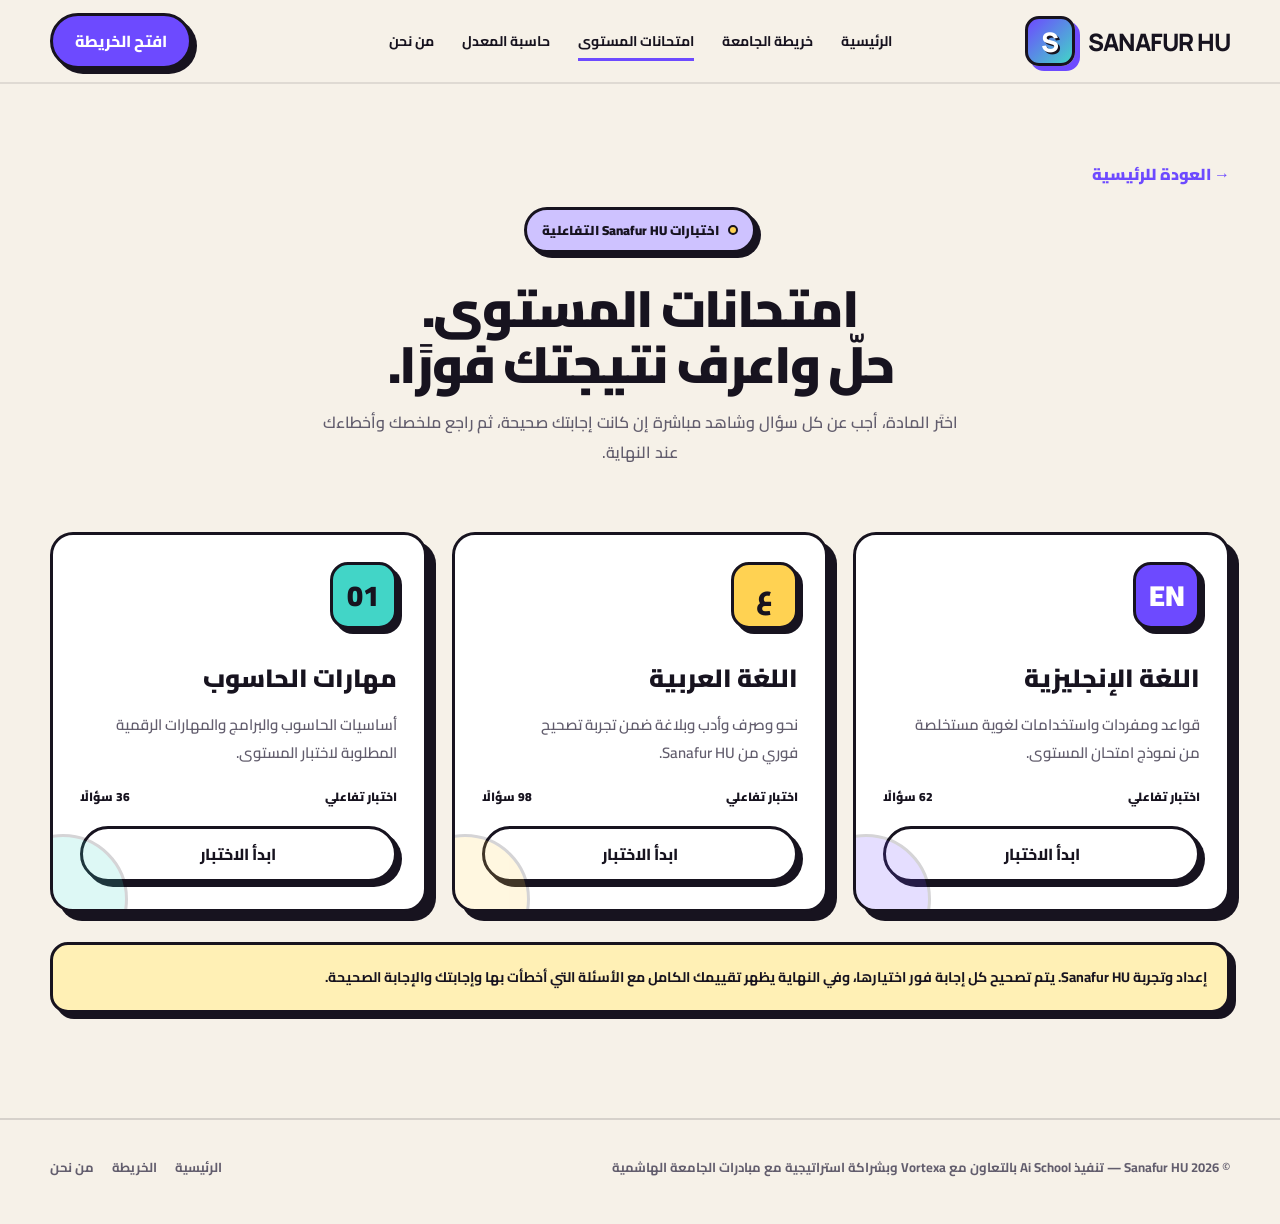
<file: exams.html>
<!DOCTYPE html>
<html lang="ar" dir="rtl"><head><meta charset="UTF-8"><meta name="viewport" content="width=device-width, initial-scale=1.0"><title>امتحانات المستوى | Vortexa</title><link rel="preconnect" href="https://fonts.googleapis.com"><link rel="preconnect" href="https://fonts.gstatic.com" crossorigin><link href="https://fonts.googleapis.com/css2?family=Cairo:wght@400;500;600;700;800;900&family=Manrope:wght@600;700;800&display=swap" rel="stylesheet"><link rel="stylesheet" href="style.css"><link rel="stylesheet" href="page.css"></head>
<body><header class="navbar-wrap"><div class="container"><nav class="navbar"><a href="index.html" class="brand"><div class="logo-box"><img src="vortexa-logo.jpg" alt="Vortexa"></div><span class="brand-name">VORTEXA</span></a><div class="nav-links"><a href="index.html">الرئيسية</a><a href="map.html">خريطة الجامعة</a><a class="page-nav-active" href="exams.html">امتحانات المستوى</a><a href="gpa.html">حاسبة المعدل</a><a href="team.html">الفريق</a></div><a href="map.html" class="btn nav-btn">افتح الخريطة</a><button class="mobile-menu-button" id="menuButton" aria-label="القائمة">☰</button></nav><div class="mobile-menu" id="mobileMenu"><a href="index.html">الرئيسية</a><a href="map.html">خريطة الجامعة</a><a href="exams.html">امتحانات المستوى</a><a href="gpa.html">حاسبة المعدل</a><a href="team.html">الفريق</a></div></div></header>
<main><section class="page-hero"><div class="container"><a class="back-link" href="index.html">→ العودة للرئيسية</a><div class="section-header"><div class="eyebrow"><span class="dot"></span>اختبارات Vortexa التفاعلية</div><h2>امتحانات المستوى.<br>حلّ واعرف نتيجتك فورًا.</h2><p>اختَر المادة، أجب عن كل سؤال وشاهد مباشرة إن كانت إجابتك صحيحة، ثم راجع ملخصك وأخطاءك عند النهاية.</p></div></div></section><section class="section" style="padding-top:20px"><div class="container"><div class="exam-grid"><article class="feature exam-card"><div class="icon">EN</div><h3>اللغة الإنجليزية</h3><p>قواعد ومفردات واستخدامات لغوية مستخلصة من نموذج امتحان المستوى.</p><div class="exam-meta"><span>اختبار تفاعلي</span><span>62 سؤالًا</span></div><a class="btn secondary-btn" href="quiz.html?subject=english">ابدأ الاختبار</a><div class="corner-circle"></div></article><article class="feature exam-card"><div class="icon">ع</div><h3>اللغة العربية</h3><p>نحو وصرف وأدب وبلاغة ضمن تجربة تصحيح فوري من Vortexa.</p><div class="exam-meta"><span>اختبار تفاعلي</span><span>98 سؤالًا</span></div><a class="btn secondary-btn" href="quiz.html?subject=arabic">ابدأ الاختبار</a><div class="corner-circle"></div></article><article class="feature exam-card"><div class="icon">01</div><h3>مهارات الحاسوب</h3><p>أساسيات الحاسوب والبرامج والمهارات الرقمية المطلوبة لاختبار المستوى.</p><div class="exam-meta"><span>اختبار تفاعلي</span><span>36 سؤالًا</span></div><a class="btn secondary-btn" href="quiz.html?subject=computer">ابدأ الاختبار</a><div class="corner-circle"></div></article></div><div class="notice-box"><strong>إعداد وتجربة Vortexa.</strong> يتم تصحيح كل إجابة فور اختيارها، وفي النهاية يظهر تقييمك الكامل مع الأسئلة التي أخطأت بها وإجابتك والإجابة الصحيحة.</div></div></section></main><footer><div class="container footer"><span>© 2026 Vortexa</span><div class="page-footer-links"><a href="index.html">الرئيسية</a><a href="map.html">الخريطة</a><a href="team.html">الفريق</a></div></div></footer><script src="script.js"></script></body></html>
</file>
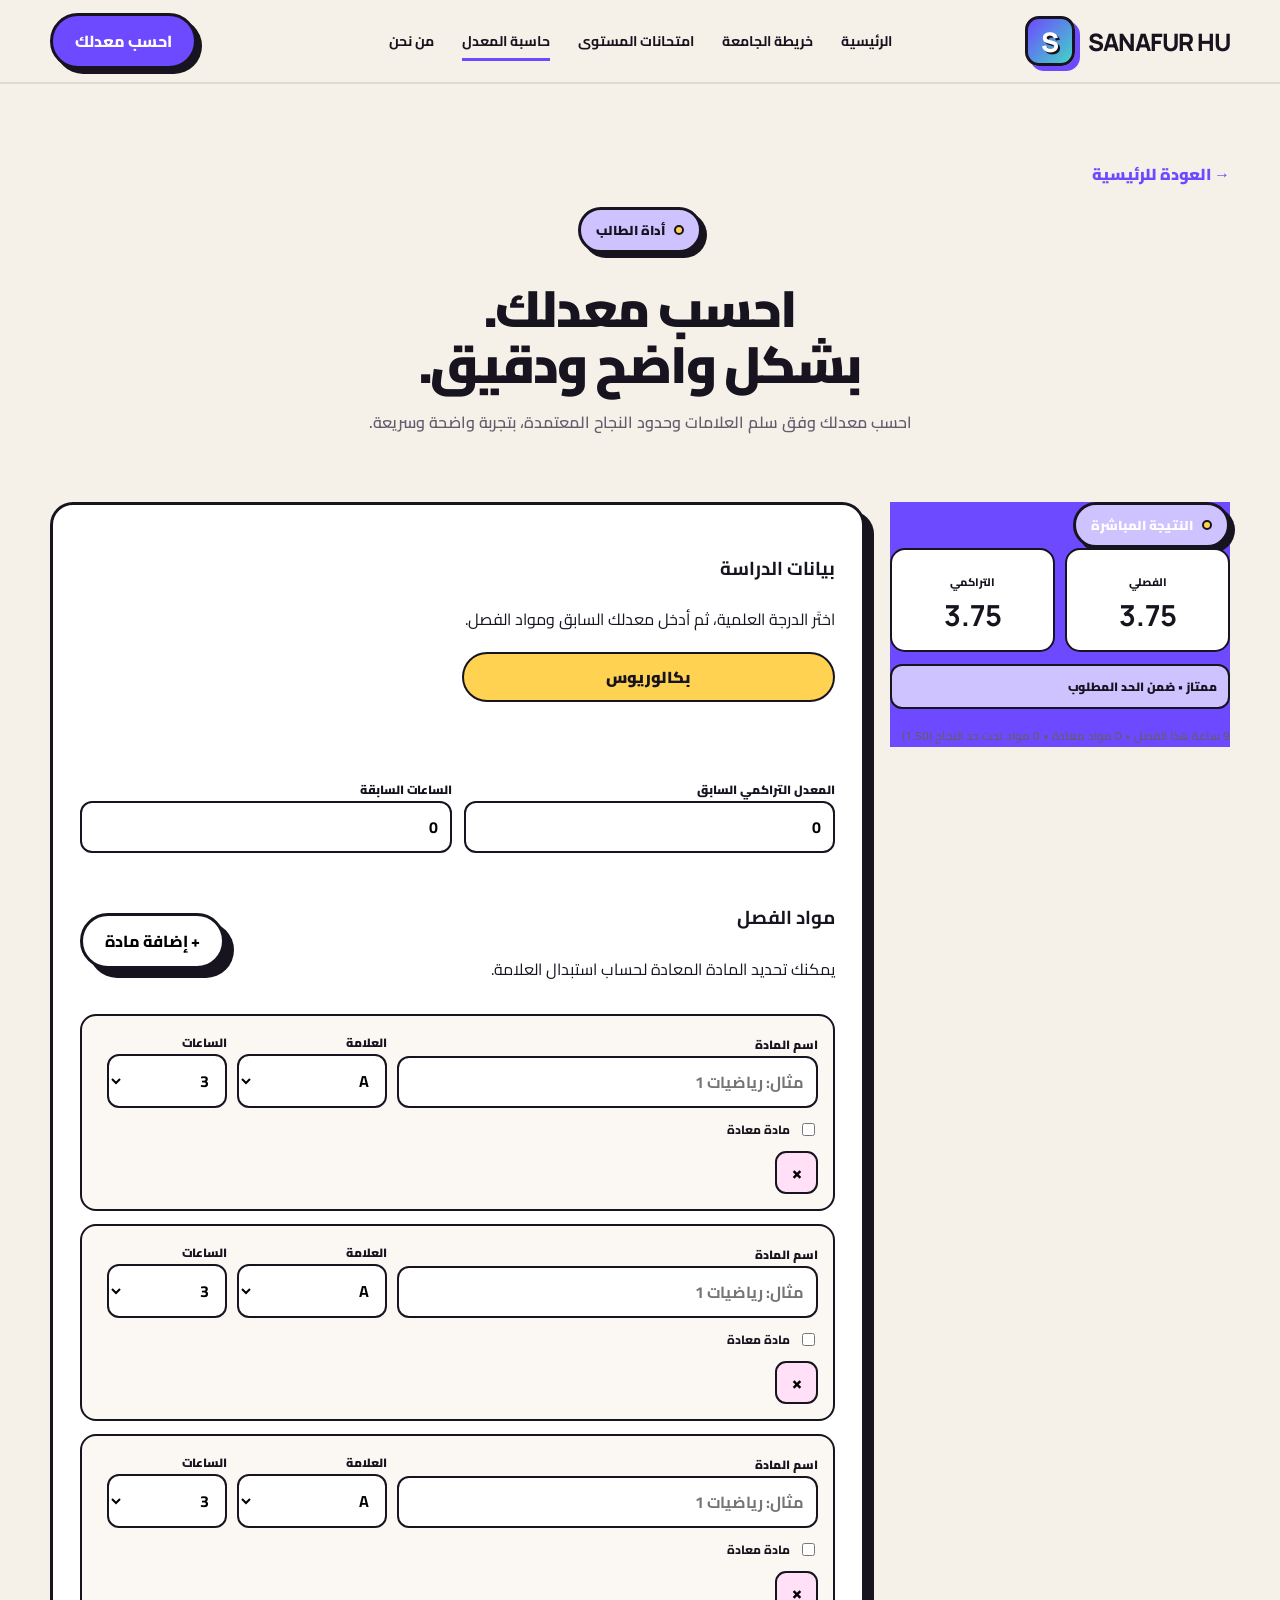
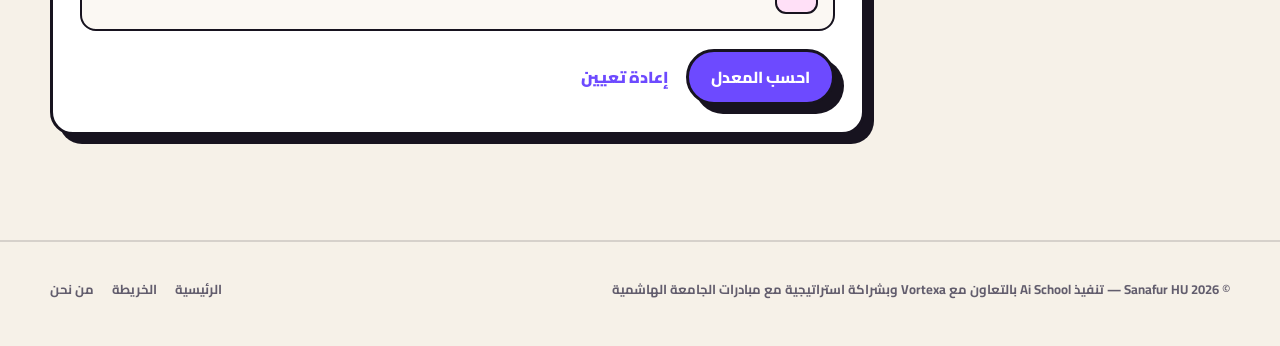
<file: gpa.html>
<!DOCTYPE html>
<html lang="ar" dir="rtl"><head><meta charset="UTF-8"><meta name="viewport" content="width=device-width, initial-scale=1.0"><title>حاسبة المعدل | Vortexa</title><link rel="preconnect" href="https://fonts.googleapis.com"><link rel="preconnect" href="https://fonts.gstatic.com" crossorigin><link href="https://fonts.googleapis.com/css2?family=Cairo:wght@400;500;600;700;800;900&family=Manrope:wght@600;700;800&display=swap" rel="stylesheet"><link rel="stylesheet" href="style.css"><link rel="stylesheet" href="page.css"></head>
<body><header class="navbar-wrap"><div class="container"><nav class="navbar"><a href="index.html" class="brand"><div class="logo-box"><img src="vortexa-logo.jpg" alt="Vortexa"></div><span class="brand-name">VORTEXA</span></a><div class="nav-links"><a href="index.html">الرئيسية</a><a href="map.html">خريطة الجامعة</a><a href="exams.html">امتحانات المستوى</a><a class="page-nav-active" href="gpa.html">حاسبة المعدل</a><a href="team.html">الفريق</a></div><a href="#calculator" class="btn nav-btn">احسب معدلك</a><button class="mobile-menu-button" id="menuButton" aria-label="القائمة">☰</button></nav><div class="mobile-menu" id="mobileMenu"><a href="index.html">الرئيسية</a><a href="map.html">خريطة الجامعة</a><a href="exams.html">امتحانات المستوى</a><a href="gpa.html">حاسبة المعدل</a><a href="team.html">الفريق</a></div></div></header>
<main><section class="page-hero"><div class="container"><a class="back-link" href="index.html">→ العودة للرئيسية</a><div class="section-header"><div class="eyebrow"><span class="dot"></span>أداة الطالب</div><h2>احسب معدلك.<br>بشكل واضح ودقيق.</h2><p>احسب معدلك وفق سلم العلامات وحدود النجاح المعتمدة، بتجربة واضحة وسريعة.</p></div></div></section>
<section class="section" id="calculator" style="padding-top:20px"><div class="container"><div class="gpa-layout"><aside class="gpa-summary"><span class="eyebrow"><span class="dot"></span>النتيجة المباشرة</span><div class="gpa-numbers"><div class="gpa-number"><span>الفصلي</span><strong id="semesterGpa">0.00</strong></div><div class="gpa-number accent"><span>التراكمي</span><strong id="cumulativeGpa">0.00</strong></div></div><div class="gpa-status" id="gpaStatus">أضف موادك لعرض النتيجة</div><div class="gpa-note" id="gpaDetails">العلامة من 4.00</div></aside>
<div class="content-card gpa-form"><h3>بيانات الدراسة</h3><p>اختَر الدرجة العلمية، ثم أدخل معدلك السابق ومواد الفصل.</p><div class="degree-tabs" id="degreeTabs"><button class="degree-tab active" data-degree="bachelor">بكالوريوس</button><button class="degree-tab" data-degree="diploma">دبلوم</button><button class="degree-tab" data-degree="master">ماجستير</button><button class="degree-tab" data-degree="phd">دكتوراة</button></div><div class="gpa-previous"><label><span class="field-label">المعدل التراكمي السابق</span><input class="site-input" id="previousGpa" type="number" min="0" max="4" step="0.01" value="0"></label><label><span class="field-label">الساعات السابقة</span><input class="site-input" id="previousHours" type="number" min="0" step="1" value="0"></label></div><div class="courses-head"><div><h3>مواد الفصل</h3><p>يمكنك تحديد المادة المعادة لحساب استبدال العلامة.</p></div><button class="btn secondary-btn" id="addCourse" type="button">+ إضافة مادة</button></div><div class="course-list" id="courseList"></div><div class="gpa-actions"><button class="btn primary-btn" id="calculateGpa" type="button">احسب المعدل</button><button class="route-clear" id="resetGpa" type="button">إعادة تعيين</button></div></div></div></div></section></main>
<footer><div class="container footer"><span>© 2026 Vortexa</span><div class="page-footer-links"><a href="index.html">الرئيسية</a><a href="map.html">الخريطة</a><a href="team.html">الفريق</a></div></div></footer><script src="script.js"></script><script src="gpa.js"></script></body></html>
</file>
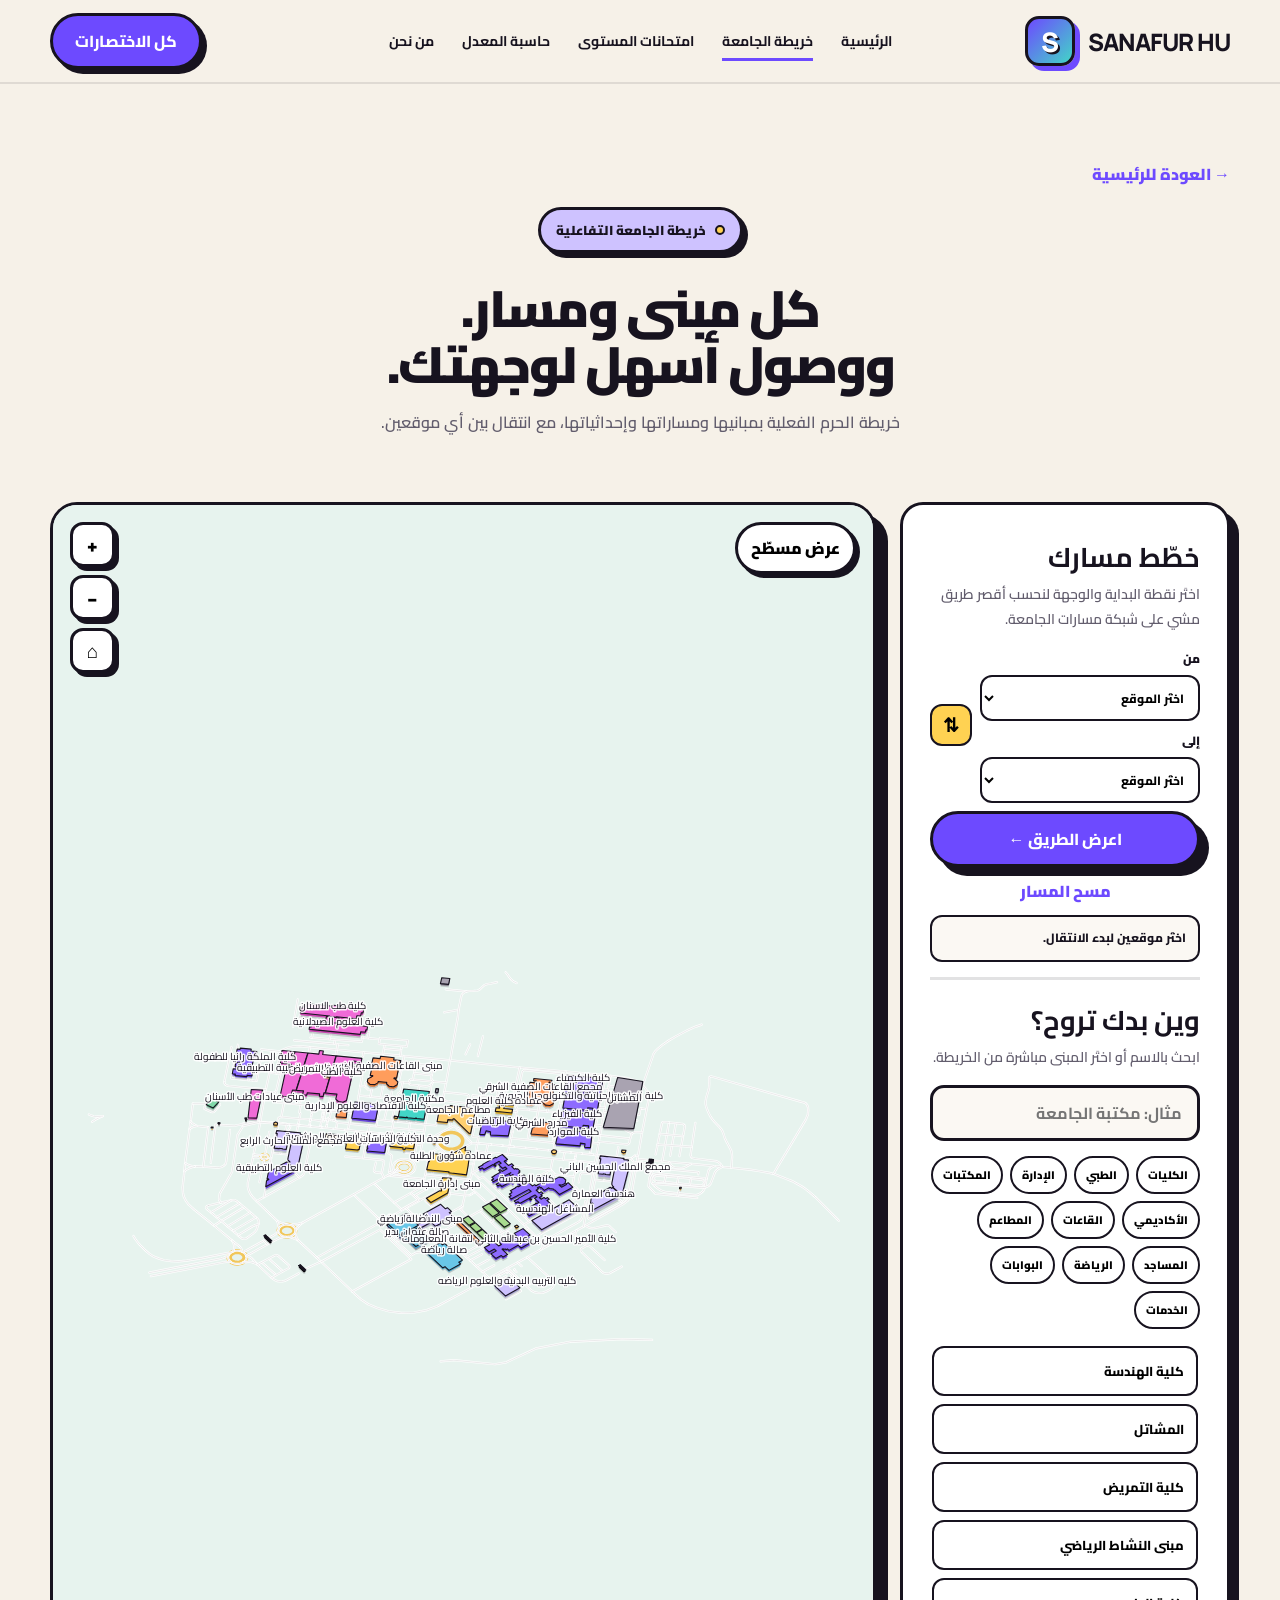
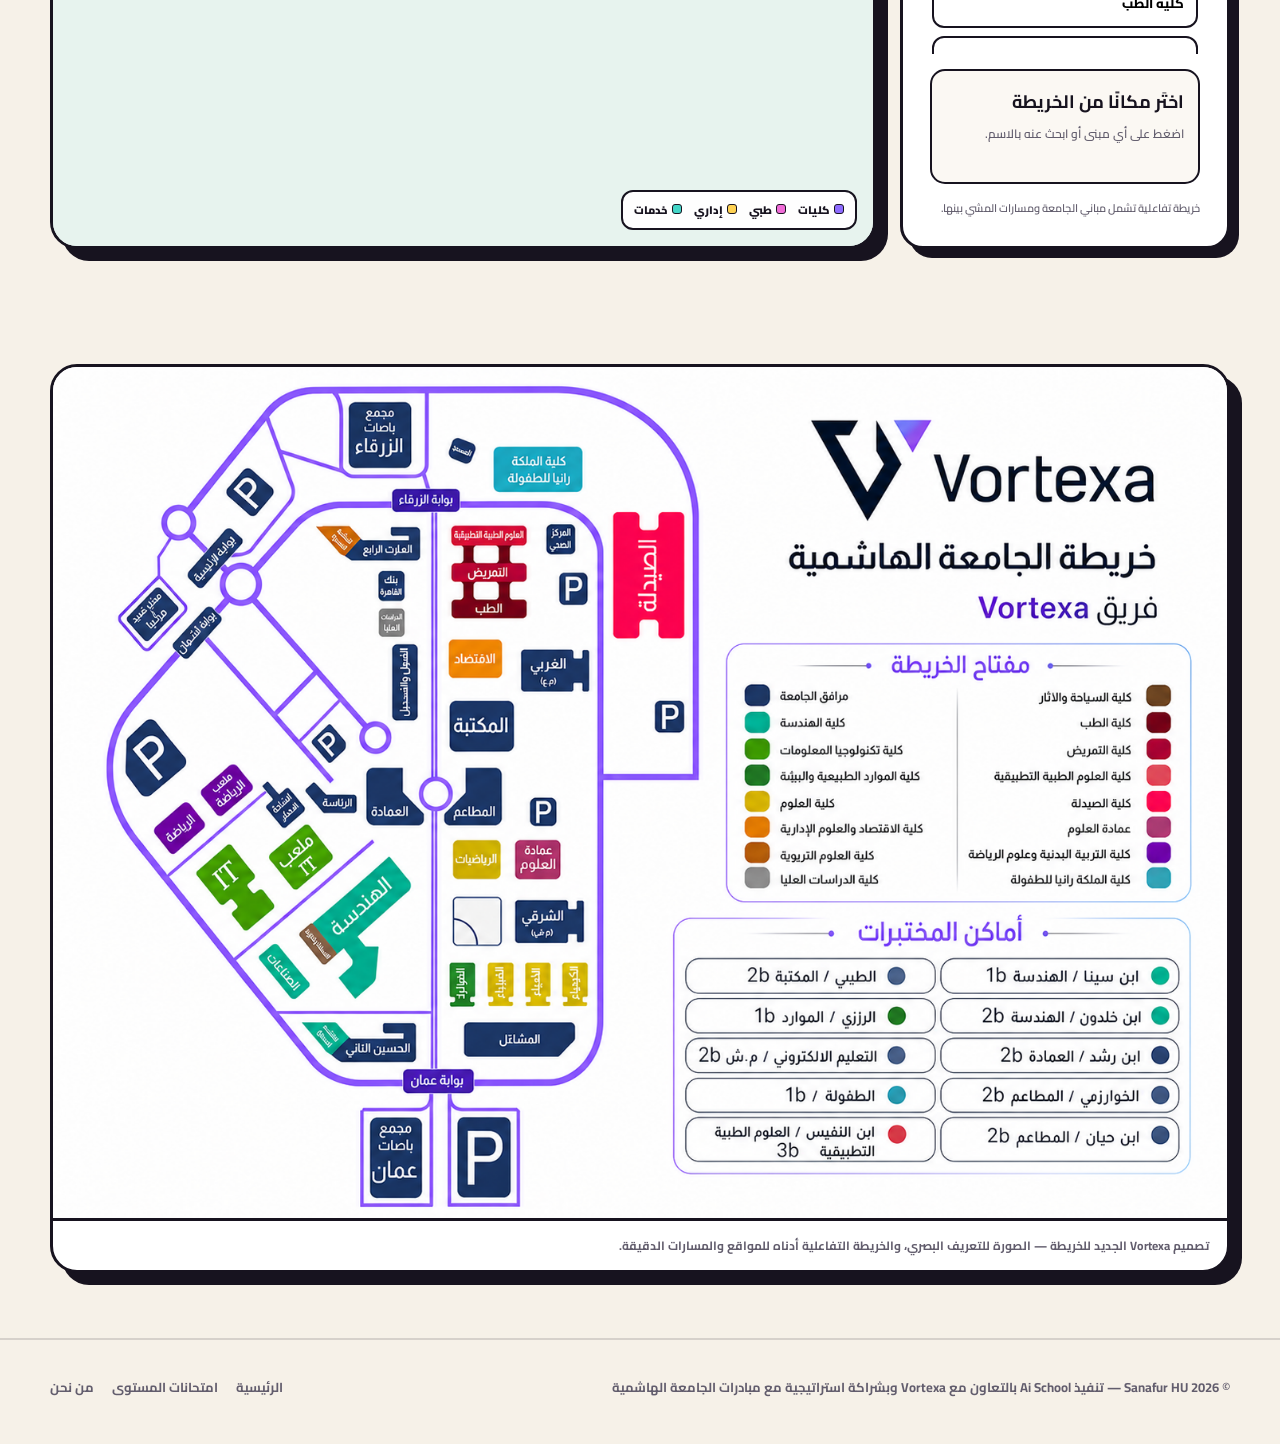
<file: map.html>
<!DOCTYPE html>
<html lang="ar" dir="rtl"><head><meta charset="UTF-8"><meta name="viewport" content="width=device-width, initial-scale=1.0"><title>خريطة الجامعة | Vortexa</title><link rel="preconnect" href="https://fonts.googleapis.com"><link rel="preconnect" href="https://fonts.gstatic.com" crossorigin><link href="https://fonts.googleapis.com/css2?family=Cairo:wght@400;500;600;700;800;900&family=Manrope:wght@600;700;800&display=swap" rel="stylesheet"><link rel="stylesheet" href="https://cdnjs.cloudflare.com/ajax/libs/font-awesome/6.7.2/css/all.min.css"><link rel="stylesheet" href="style.css"><link rel="stylesheet" href="page.css"></head>
<body><header class="navbar-wrap"><div class="container"><nav class="navbar"><a href="index.html" class="brand"><div class="logo-box"><img src="vortexa-logo.jpg" alt="Vortexa"></div><span class="brand-name">VORTEXA</span></a><div class="nav-links"><a href="index.html">الرئيسية</a><a class="page-nav-active" href="map.html">خريطة الجامعة</a><a href="exams.html">امتحانات المستوى</a><a href="gpa.html">حاسبة المعدل</a><a href="team.html">الفريق</a></div><a href="index.html#guide" class="btn nav-btn">كل الاختصارات</a><button class="mobile-menu-button" id="menuButton" aria-label="القائمة">☰</button></nav><div class="mobile-menu" id="mobileMenu"><a href="index.html">الرئيسية</a><a href="map.html">خريطة الجامعة</a><a href="exams.html">امتحانات المستوى</a><a href="gpa.html">حاسبة المعدل</a><a href="team.html">الفريق</a></div></div></header>
<main><section class="page-hero"><div class="container"><a class="back-link" href="index.html">→ العودة للرئيسية</a><div class="section-header"><div class="eyebrow"><span class="dot"></span>خريطة الجامعة التفاعلية</div><h2>كل مبنى ومسار.<br>ووصول أسهل لوجهتك.</h2><p>خريطة الحرم الفعلية بمبانيها ومساراتها وإحداثياتها، مع انتقال بين أي موقعين.</p></div></div></section>
<section class="section" style="padding-top:20px"><div class="container map-layout"><aside class="content-card map-sidebar"><div><h2>خطّط مسارك</h2><p>اختَر نقطة البداية والوجهة لنحسب أقصر طريق مشي على شبكة مسارات الجامعة.</p></div><div class="route-planner"><label>من<select class="route-select" id="routeStart"></select></label><button class="route-swap" id="routeSwap" aria-label="تبديل البداية والوجهة">⇅</button><label>إلى<select class="route-select" id="routeEnd"></select></label><button class="btn primary-btn route-button" id="routeGo">اعرض الطريق ←</button><button class="route-clear" id="routeClear">مسح المسار</button><div class="route-result" id="routeResult">اختَر موقعين لبدء الانتقال.</div></div><div class="map-divider"></div><div><h2>وين بدك تروح؟</h2><p>ابحث بالاسم أو اختَر المبنى مباشرة من الخريطة.</p></div><input class="map-search" id="mapSearch" type="search" placeholder="مثال: مكتبة الجامعة" aria-label="ابحث في الخريطة"><div class="map-filters" id="filters"></div><div class="map-results" id="mapResults"></div><div class="place-details" id="placeDetails"><h3>اختَر مكانًا من الخريطة</h3><p>اضغط على أي مبنى أو ابحث عنه بالاسم.</p></div><p class="map-source">خريطة تفاعلية تشمل مباني الجامعة ومسارات المشي بينها.</p></aside><div class="map-stage" id="mapStage"><canvas id="campusCanvas" aria-label="خريطة الحرم الجامعي التفاعلية"></canvas><button class="map-mode" id="modeToggle">عرض مسطّح</button><div class="map-controls"><button class="map-control" id="zoomIn" aria-label="تقريب">+</button><button class="map-control" id="zoomOut" aria-label="إبعاد">−</button><button class="map-control" id="resetMap" aria-label="إعادة ضبط">⌂</button></div><div class="map-legend"><span><i style="background:#8D6BFF"></i>كليات</span><span><i style="background:#F06BD7"></i>طبي</span><span><i style="background:#FFD252"></i>إداري</span><span><i style="background:#42D5C7"></i>خدمات</span></div></div></div></section></main>
<section class="section map-poster-section"><div class="container"><figure class="map-poster"><img src="assets/map/vortexa-campus-overview.png" alt="تصميم خريطة الجامعة الهاشمية بهوية Vortexa"><figcaption>تصميم Vortexa الجديد للخريطة — الصورة للتعريف البصري، والخريطة التفاعلية أدناه للمواقع والمسارات الدقيقة.</figcaption></figure></div></section>

<footer><div class="container footer"><span>© 2026 Vortexa</span><div class="page-footer-links"><a href="index.html">الرئيسية</a><a href="exams.html">امتحانات المستوى</a><a href="team.html">الفريق</a></div></div></footer><script src="campus-data.js"></script><script src="map.js"></script><script src="script.js"></script></body></html>
</file>
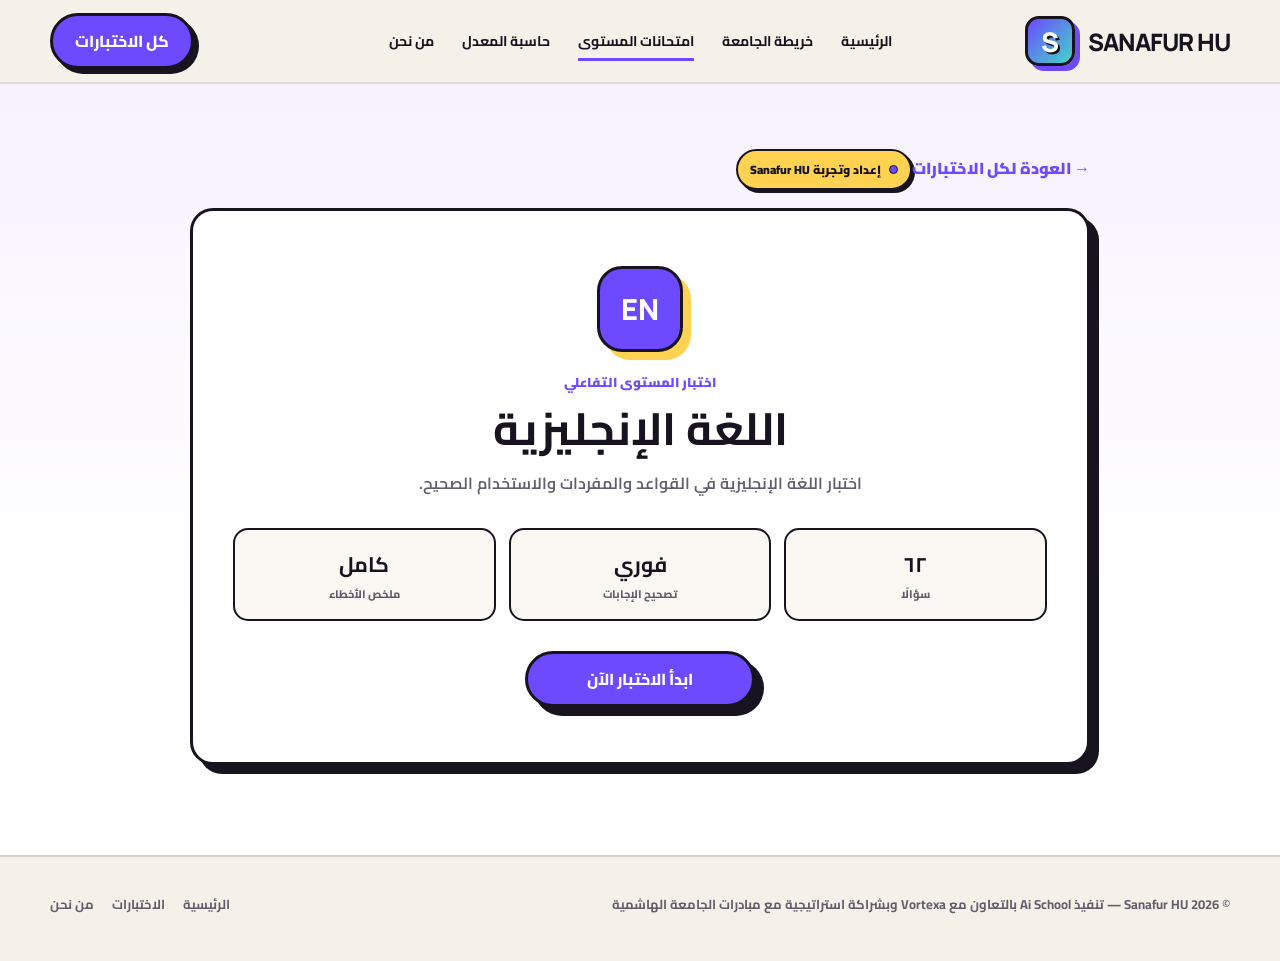
<file: quiz.html>
<!DOCTYPE html>
<html lang="ar" dir="rtl"><head><meta charset="UTF-8"><meta name="viewport" content="width=device-width,initial-scale=1.0"><title>اختبار المستوى | Vortexa</title><link rel="preconnect" href="https://fonts.googleapis.com"><link rel="preconnect" href="https://fonts.gstatic.com" crossorigin><link href="https://fonts.googleapis.com/css2?family=Cairo:wght@400;500;600;700;800;900&family=Manrope:wght@600;700;800&display=swap" rel="stylesheet"><link rel="stylesheet" href="style.css"><link rel="stylesheet" href="page.css"></head>
<body><header class="navbar-wrap"><div class="container"><nav class="navbar"><a href="index.html" class="brand"><div class="logo-box"><img src="vortexa-logo.jpg" alt="Vortexa"></div><span class="brand-name">VORTEXA</span></a><div class="nav-links"><a href="index.html">الرئيسية</a><a href="map.html">خريطة الجامعة</a><a class="page-nav-active" href="exams.html">امتحانات المستوى</a><a href="gpa.html">حاسبة المعدل</a><a href="team.html">الفريق</a></div><a href="exams.html" class="btn nav-btn">كل الاختبارات</a><button class="mobile-menu-button" id="menuButton" aria-label="القائمة">☰</button></nav><div class="mobile-menu" id="mobileMenu"><a href="index.html">الرئيسية</a><a href="map.html">خريطة الجامعة</a><a href="exams.html">امتحانات المستوى</a><a href="gpa.html">حاسبة المعدل</a><a href="team.html">الفريق</a></div></div></header>
<main class="quiz-main"><section class="quiz-shell"><div class="container"><a class="back-link" href="exams.html">→ العودة لكل الاختبارات</a><div class="quiz-brand-chip"><span class="dot"></span>إعداد وتجربة Vortexa</div>
<section class="quiz-welcome content-card" id="quizWelcome"><div class="quiz-welcome-icon" id="quizIcon">V</div><span>اختبار المستوى التفاعلي</span><h1 id="welcomeTitle">اختبار Vortexa</h1><p id="welcomeText"></p><div class="quiz-welcome-meta"><div><strong id="questionCount">0</strong><span>سؤالًا</span></div><div><strong>فوري</strong><span>تصحيح الإجابات</span></div><div><strong>كامل</strong><span>ملخص الأخطاء</span></div></div><button class="btn primary-btn quiz-start" id="startQuiz">ابدأ الاختبار الآن</button></section>
<section class="quiz-panel content-card" id="quizPanel" hidden><div class="quiz-topline"><div><span id="quizSubject"></span><strong id="quizCounter"></strong></div><span id="liveScore">0 صحيحة</span></div><div class="quiz-progress"><span id="quizProgress"></span></div><div class="quiz-question-number" id="questionLabel"></div><h2 class="quiz-question" id="quizQuestion"></h2><div class="quiz-options" id="quizOptions"></div><div class="quiz-feedback" id="quizFeedback" aria-live="polite"></div><button class="btn primary-btn quiz-next" id="nextQuestion" hidden>السؤال التالي</button></section>
<section class="quiz-summary content-card" id="quizSummary" hidden><div class="summary-mark" id="summaryMark">✓</div><span class="quiz-brand-chip"><span class="dot"></span>نتيجتك من Vortexa</span><h1 id="summaryTitle">أنهيت الاختبار</h1><p id="summaryMessage"></p><div class="summary-score"><strong id="scorePercent">0%</strong><span id="scoreFraction"></span></div><div class="summary-stats"><div><strong id="correctCount">0</strong><span>إجابة صحيحة</span></div><div><strong id="wrongCount">0</strong><span>إجابة خاطئة</span></div><div><strong id="totalCount">0</strong><span>إجمالي الأسئلة</span></div></div><div class="wrong-review" id="wrongReview"><div class="courses-head"><div><h3>مراجعة الإجابات الخاطئة</h3><p>راجع إجابتك وقارنها بالإجابة الصحيحة.</p></div></div><div id="wrongList"></div></div><div class="summary-actions"><button class="btn primary-btn" id="retryQuiz">أعد الاختبار</button><a class="btn secondary-btn" href="exams.html">اختبار مادة أخرى</a></div></section>
</div></section></main><footer><div class="container footer"><span>© 2026 Vortexa</span><div class="page-footer-links"><a href="index.html">الرئيسية</a><a href="exams.html">الاختبارات</a><a href="team.html">الفريق</a></div></div></footer><script src="script.js"></script><script src="quiz-data.js"></script><script src="quiz.js"></script></body></html>
</file>
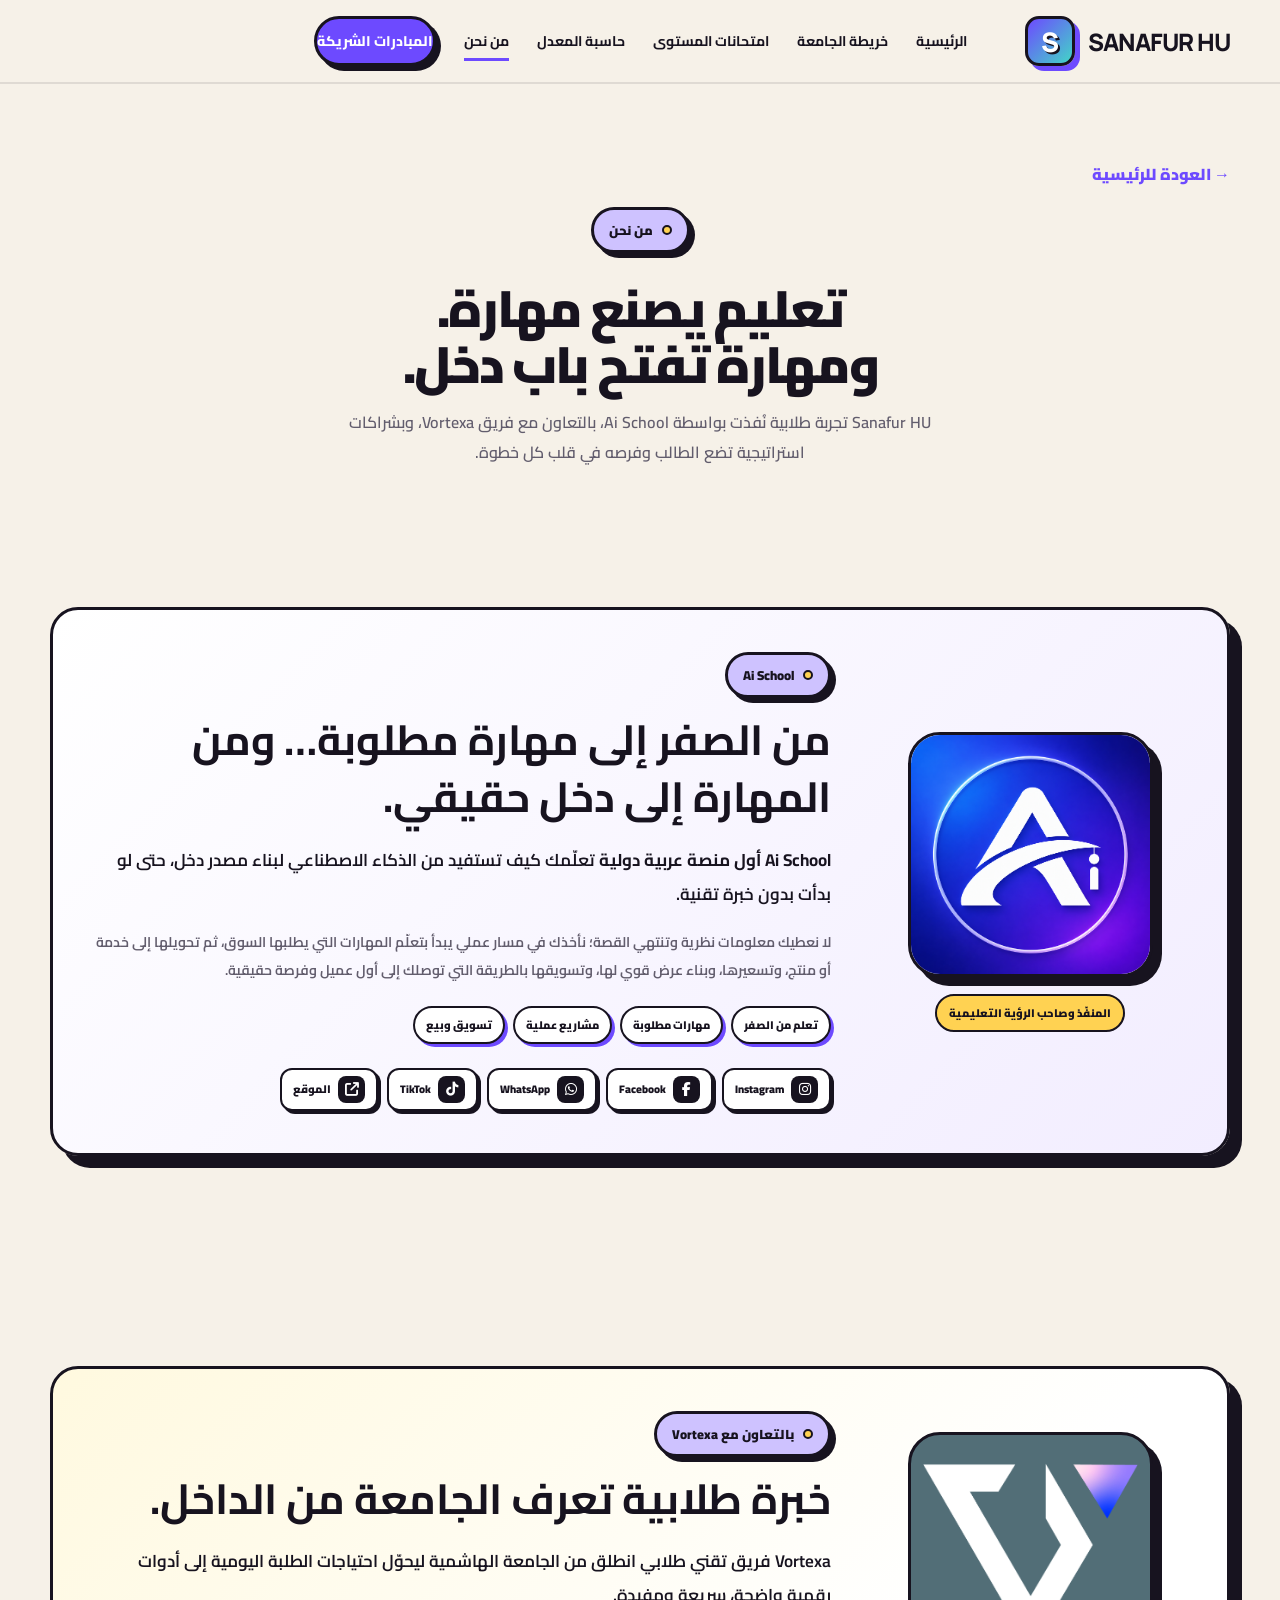
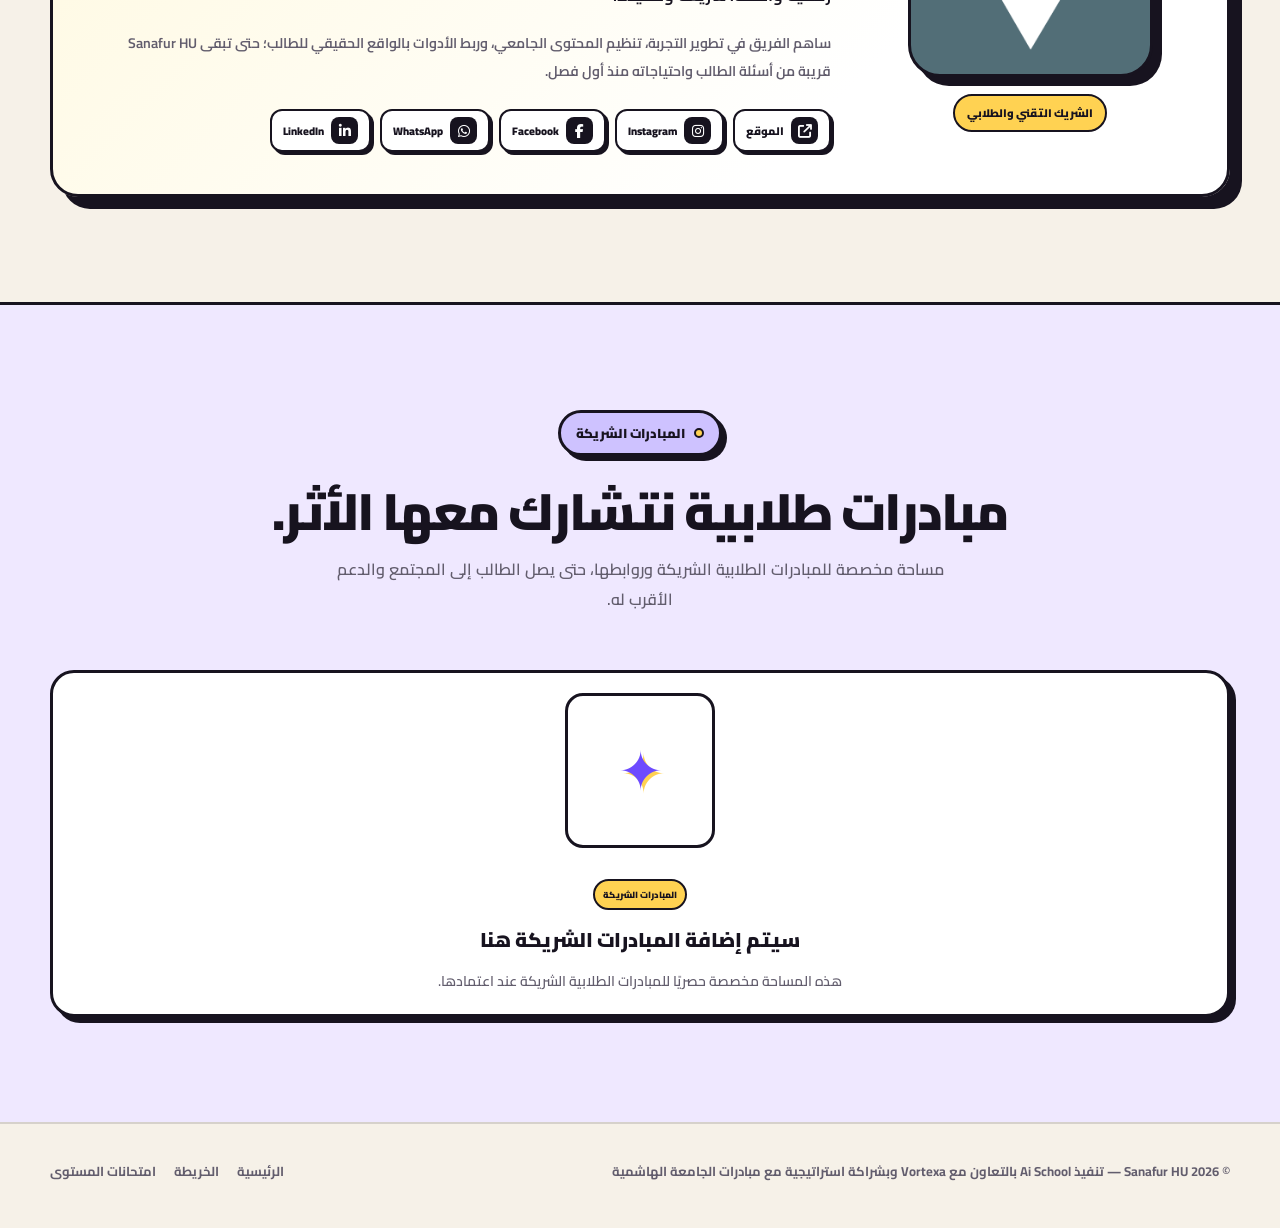
<file: team.html>
<!DOCTYPE html>
<html lang="ar" dir="rtl">

<head>
    <meta charset="UTF-8">
    <meta name="viewport" content="width=device-width, initial-scale=1.0">
    <title>فريق Vortexa</title>
    <link rel="preconnect" href="https://fonts.googleapis.com">
    <link rel="preconnect" href="https://fonts.gstatic.com" crossorigin>
    <link
        href="https://fonts.googleapis.com/css2?family=Cairo:wght@400;500;600;700;800;900&family=Manrope:wght@600;700;800&display=swap"
        rel="stylesheet">
    <link rel="stylesheet" href="https://cdnjs.cloudflare.com/ajax/libs/font-awesome/6.7.2/css/all.min.css">
    <link rel="stylesheet" href="style.css">
    <link rel="stylesheet" href="page.css">
    <style>
        .partners-grid {
            display: grid;
            grid-template-columns: repeat(auto-fit, minmax(min(100%, 300px), 1fr));
            gap: 24px
        }

        .partner-card {
            display: flex;
            flex-direction: column;
            gap: 14px;
            background: var(--white, #fff);
            border: 3px solid var(--black, #17131F);
            border-radius: 24px;
            box-shadow: 6px 6px 0 var(--black, #17131F);
            padding: 20px
        }

        .partner-logo {
            aspect-ratio: 1/1;
            border: 3px solid var(--black, #17131F);
            border-radius: 18px;
            overflow: hidden;
            background: #fff
        }

        .partner-logo img {
            width: 100%;
            height: 100%;
            object-fit: contain;
            display: block
        }

        .partner-card h3 {
            margin: 0;
            font-size: 20px;
            font-weight: 900
        }

        .partner-tag {
            width: max-content;
            max-width: 100%;
            background: var(--purpleLight, #CEC2FF);
            border: 2px solid var(--black, #17131F);
            border-radius: 999px;
            padding: 3px 12px;
            font-size: 12px;
            font-weight: 900
        }

        .partner-card p {
            margin: 0;
            font-size: 14px;
            line-height: 1.8;
            color: var(--muted, #625D6D);
            font-weight: 600
        }

        .partner-links {
            display: flex;
            flex-wrap: wrap;
            gap: 10px;
            margin-top: auto
        }

        .partner-links a {
            width: 42px;
            height: 42px;
            display: grid;
            place-items: center;
            border: 3px solid var(--black, #17131F);
            border-radius: 50%;
            background: var(--yellow, #FFD252);
            transition: transform .18s ease
        }

        .partner-links a:hover {
            transform: translateY(-3px)
        }
    </style>
</head>

<body>
    <header class="navbar-wrap">
        <div class="container">
            <nav class="navbar"><a href="index.html" class="brand">
                    <div class="logo-box"><img src="vortexa-logo.png" alt="Vortexa"></div><span
                        class="brand-name">VORTEXA</span>
                </a>
                <div class="nav-links"><a href="index.html">الرئيسية</a><a href="map.html">خريطة الجامعة</a><a
                        href="exams.html">امتحانات المستوى</a><a href="gpa.html">حاسبة المعدل</a><a
                        class="page-nav-active" href="team.html">الفريق</a><a href="#founders"
                        class="btn nav-btn">المؤسسون</a><button class="mobile-menu-button" id="menuButton"
                        aria-label="القائمة">☰</button>
            </nav>
            <div class="mobile-menu" id="mobileMenu"><a href="index.html">الرئيسية</a><a href="map.html">خريطة
                    الجامعة</a><a href="exams.html">امتحانات المستوى</a><a href="gpa.html">حاسبة المعدل</a>
        </div>
    </header>
    <main>
        <section class="page-hero">
            <div class="container"><a class="back-link" href="index.html">→ العودة للرئيسية</a>
                <div class="section-header">
                    <div class="eyebrow"><span class="dot"></span>Vortexa IT Team</div>
                    <h2>فريق يبني للطالب.<br>من واقع تجربته.</h2>
                    <p>مبادرة طلابية تقنية تطوعية انطلقت من الجامعة الهاشمية عام 2025 لتحويل الأفكار إلى مشاريع رقمية
                        مفيدة.</p>
                </div>
            </div>
        </section>


        <section class="section" id="partners" style="padding-top:30px">
            <div class="container">
                <div class="section-header">
                    <div class="eyebrow"><span class="dot"></span>المبادرات الشريكة</div>
                    <h2>شركاء الطلبة في كل كلية.</h2>
                    <p>مبادرات طلابية في الجامعة الهاشمية نعمل معها لخدمة الطلبة.</p>
                </div>
                <div class="partners-grid">
                    <article class="partner-card">
                        <div class="partner-logo"><img src="assets/initiatives/vortexa.png" alt="شعار Vortexa"></div>
                        <span class="partner-tag">كلية الأمير الحسين بن عبدالله الثاني لتكنولوجيا المعلومات</span>
                        <h3>Vortexa</h3>
                        <p>فريق تقني طلابي انطلق عام 2025 ويحوّل الأفكار إلى مشاريع رقمية مفيدة.</p>
                        <div class="partner-links"><a href="https://www.instagram.com/vorteam2025/" target="_blank"
                                rel="noreferrer" aria-label="إنستغرام" title="إنستغرام"><i
                                    class="fa-brands fa-instagram" aria-hidden="true"></i></a><a
                                href="https://www.facebook.com/profile.php?id=61583873862492" target="_blank"
                                rel="noreferrer" aria-label="فيسبوك" title="فيسبوك"><i class="fa-brands fa-facebook-f"
                                    aria-hidden="true"></i></a><a
                                href="https://chat.whatsapp.com/JDConZ7nUlZ0f3GRsJbkpE" target="_blank" rel="noreferrer"
                                aria-label="واتساب" title="واتساب"><i class="fa-brands fa-whatsapp"
                                    aria-hidden="true"></i></a><a href="https://www.vortex-a.com/" target="_blank"
                                rel="noreferrer" aria-label="الموقع الإلكتروني" title="الموقع الإلكتروني"><i
                                    class="fa-solid fa-arrow-up-right-from-square" aria-hidden="true"></i></a></div>
                    </article>
                    <article class="partner-card">
                        <div class="partner-logo"><img src="assets/initiatives/delta.png" alt="شعار فريق دلتا الهندسي">
                        </div><span class="partner-tag">كلية الهندسة</span>
                        <h3>فريق دلتا الهندسي</h3>
                        <p>مبادرة طلابية تطوعية تجمع بين التفوق الأكاديمي والمشاريع الهندسية التطبيقية والفعاليات
                            التفاعلية.</p>
                        <div class="partner-links"><a href="https://www.instagram.com/delta_team_hu" target="_blank"
                                rel="noreferrer" aria-label="إنستغرام" title="إنستغرام"><i
                                    class="fa-brands fa-instagram" aria-hidden="true"></i></a><a
                                href="https://www.facebook.com/share/1UAJdT5qG8/" target="_blank" rel="noreferrer"
                                aria-label="فيسبوك" title="فيسبوك"><i class="fa-brands fa-facebook-f"
                                    aria-hidden="true"></i></a></div>
                    </article>
                    <article class="partner-card">
                        <div class="partner-logo"><img src="assets/initiatives/nashama-nursing.png"
                                alt="شعار نشامى التمريض"></div><span class="partner-tag">كلية التمريض</span>
                        <h3>نشامى التمريض</h3>
                        <p>فريق طلابي ينمّي مهارات طلبة التمريض عبر ورش ودورات عملية ومبادرات تخدم الطلبة والمجتمع.</p>
                        <div class="partner-links"><a href="https://www.instagram.com/alnashama_nursing" target="_blank"
                                rel="noreferrer" aria-label="إنستغرام" title="إنستغرام"><i
                                    class="fa-brands fa-instagram" aria-hidden="true"></i></a><a
                                href="https://www.facebook.com/share/18AaC9NJB1/" target="_blank" rel="noreferrer"
                                aria-label="فيسبوك" title="فيسبوك"><i class="fa-brands fa-facebook-f"
                                    aria-hidden="true"></i></a><a
                                href="https://chat.whatsapp.com/GM03DK5tSOF8cUVkQze7au" target="_blank" rel="noreferrer"
                                aria-label="واتساب" title="واتساب"><i class="fa-brands fa-whatsapp"
                                    aria-hidden="true"></i></a></div>
                    </article>
                    <article class="partner-card">
                        <div class="partner-logo"><img src="assets/initiatives/artea.png" alt="شعار Artea"></div><span
                            class="partner-tag">كلية العلوم التربوية — قسم التربية الفنية</span>
                        <h3>Artea</h3>
                        <p>المبادرة الفنية الأولى والوحيدة في الجامعة، تنظّم الأنشطة والفعاليات الفنية والثقافية داخل
                            الحرم الجامعي.</p>
                        <div class="partner-links"><a href="https://www.instagram.com/artea_team_hu" target="_blank"
                                rel="noreferrer" aria-label="إنستغرام" title="إنستغرام"><i
                                    class="fa-brands fa-instagram" aria-hidden="true"></i></a></div>
                    </article>
                    <article class="partner-card">
                        <div class="partner-logo"><img src="assets/initiatives/nashama.png" alt="شعار قائمة النشامى">
                        </div><span class="partner-tag">على مستوى الجامعة — عمادة شؤون الطلبة</span>
                        <h3>قائمة النشامى</h3>
                        <p>مبادرة طلابية تطوعية غايتها خدمة الطالب، شعارها: قول . فعل . أثر.</p>
                        <div class="partner-links"><a href="https://www.instagram.com/alnashama_hu" target="_blank"
                                rel="noreferrer" aria-label="إنستغرام" title="إنستغرام"><i
                                    class="fa-brands fa-instagram" aria-hidden="true"></i></a><a
                                href="https://www.facebook.com/share/18xTqnZ6E1/" target="_blank" rel="noreferrer"
                                aria-label="فيسبوك" title="فيسبوك"><i class="fa-brands fa-facebook-f"
                                    aria-hidden="true"></i></a></div>
                    </article>
                </div>
            </div>
        </section>
    </main>
    <footer>
        <div class="container footer"><span>© 2026 Vortexa</span>
            <div class="page-footer-links"><a href="index.html">الرئيسية</a><a href="map.html">الخريطة</a><a
                    href="exams.html">امتحانات المستوى</a></div>
        </div>
    </footer>
    <script src="script.js"></script>
</body>

</html>
</file>
<file: onboarding.css>
.onboarding-overlay{position:fixed;inset:0;z-index:9999;display:grid;place-items:center;padding:22px;background:rgba(23,19,31,.76);backdrop-filter:blur(9px);font-family:"Cairo",sans-serif}.onboarding-card{position:relative;width:min(100%,650px);max-height:min(760px,calc(100vh - 36px));overflow:auto;background:#fff;border:3px solid #17131F;border-radius:28px;box-shadow:14px 14px 0 #17131F;padding:32px}.onboarding-close{position:absolute;top:15px;left:15px;width:38px;height:38px;border:2px solid #17131F;border-radius:50%;background:#fff0b5;color:#17131F;font-size:25px;line-height:1;cursor:pointer}.onboarding-step{text-align:center;padding:12px 12px 8px}.onboarding-logo{width:130px;height:130px;overflow:hidden;border:3px solid #17131F;border-radius:28px;margin:0 auto 17px;background:#1013a0;box-shadow:7px 7px 0 #ffd252}.onboarding-logo img{width:100%;height:100%;display:block;object-fit:cover}.onboarding-logo.small{width:95px;height:95px;border-radius:22px}.onboarding-kicker{display:inline-block;color:#17131F;background:#eee9ff;border:2px solid #17131F;border-radius:999px;padding:6px 12px;font-size:12px;font-weight:900}.onboarding-step h2{margin:14px 0 9px;color:#17131F;font-size:32px;line-height:1.35}.onboarding-step p{max-width:510px;margin:0 auto;color:#625a6e;font-size:14px;line-height:2;font-weight:700}.onboarding-label{display:block;max-width:420px;margin:22px auto 7px;text-align:right;font-size:12px;font-weight:900}.onboarding-select{width:100%;max-width:420px;min-height:52px;padding:10px 13px;border:2px solid #17131F;border-radius:13px;background:#fbf8f3;font:inherit;font-weight:800;outline:none}.onboarding-select:focus{box-shadow:5px 5px 0 #8d6bff}.onboarding-error{min-height:22px!important;margin-top:7px!important;color:#c22f68!important;font-size:12px!important}.onboarding-button{min-width:230px;margin-top:15px;background:#8d6bff;color:#17131F;border:3px solid #17131F;box-shadow:5px 5px 0 #17131F}.onboarding-button:hover{background:#ffd252;transform:translate(-2px,-2px)}.onboarding-note{margin-top:9px!important;color:#17131F!important}.onboarding-socials{display:flex;justify-content:center;gap:11px;flex-wrap:wrap;margin:22px 0 6px}.onboarding-socials a{display:grid;justify-items:center;gap:3px;min-width:73px;padding:8px 7px;border:2px solid #17131F;border-radius:13px;background:#fbf8f3;color:#17131F;text-decoration:none}.onboarding-socials a:hover{background:#c9f6e6;transform:translateY(-3px)}.onboarding-socials span{width:30px;height:30px;display:grid;place-items:center;border-radius:50%;background:#17131F;color:white;font:900 20px Manrope}.onboarding-socials small{font-size:9px;font-weight:900}.onboarding-card [hidden]{display:none!important}@media(max-width:620px){.onboarding-card{padding:24px 17px 22px;border-radius:22px;box-shadow:8px 8px 0 #17131F}.onboarding-step h2{font-size:26px}.onboarding-step p{font-size:12px}.onboarding-logo{width:108px;height:108px}.onboarding-logo.small{width:80px;height:80px}.onboarding-socials{gap:6px}.onboarding-socials a{min-width:65px}.onboarding-button{width:100%;min-width:0}}
</file>
<file: quick-actions.css>
.college-quick-actions{position:fixed;right:24px;bottom:24px;z-index:500;display:grid;gap:11px;direction:rtl}.college-quick-actions[hidden]{display:none!important}.college-quick-action{position:relative;width:58px;height:58px;display:grid;place-items:center;border:3px solid #17131f;border-radius:18px;background:#fff;color:#17131f;box-shadow:5px 5px 0 #17131f;text-decoration:none;transition:transform .18s ease,box-shadow .18s ease}.college-quick-action:hover{transform:translate(-3px,-3px);box-shadow:8px 8px 0 #17131f}.college-quick-action:focus-visible{outline:4px solid #ffd252;outline-offset:3px}.college-quick-action::after{content:attr(data-label);position:absolute;right:68px;white-space:nowrap;padding:7px 10px;border:2px solid #17131f;border-radius:10px;background:#fff;color:#17131f;font:800 11px "Cairo",sans-serif;opacity:0;pointer-events:none;transform:translateX(5px);transition:.18s}.college-quick-action:hover::after,.college-quick-action:focus-visible::after{opacity:1;transform:translateX(0)}.file-symbol{position:relative;width:22px;height:28px;border:3px solid currentColor;border-radius:4px}.file-symbol::before{content:"";position:absolute;top:-3px;left:-3px;width:9px;height:9px;border-left:3px solid currentColor;border-bottom:3px solid currentColor;background:#fff}.file-symbol::after{content:"";position:absolute;right:3px;bottom:5px;width:10px;height:3px;background:currentColor;box-shadow:0 -6px 0 currentColor}.whatsapp-action{background:#25d366;color:#092e19}.whatsapp-symbol{font:900 29px/1 Arial,sans-serif;transform:rotate(-12deg)}@media(max-width:640px){.college-quick-actions{right:14px;bottom:16px}.college-quick-action{width:52px;height:52px;border-radius:16px}.college-quick-action::after{display:none}}
.college-quick-action>i{font-size:24px}.college-quick-action.whatsapp-action>i{font-size:29px}
</file>
<file: college-hub.css>
.college-hub{padding:26px 0 82px;background:linear-gradient(180deg,#f6f1e8,#ece6ff)}.college-hub[hidden]{display:none!important}.college-hub-head{display:flex;align-items:end;justify-content:space-between;gap:28px;margin-bottom:28px}.college-hub-kicker{display:inline-flex;padding:6px 11px;background:#42d5c7;border:2px solid #17131f;border-radius:999px;font-size:11px;font-weight:900}.college-hub h2{margin:11px 0 6px;font-size:42px;line-height:1.3}.college-hub h2 em{font-style:normal;color:#6d4aff}.college-hub-head p{max-width:620px;margin:0;color:#625d6d;font-weight:700;line-height:1.9}.materials-spark{width:40px;height:40px;display:grid;place-items:center;flex:0 0 40px;background:#ffd252;color:#17131f;border:2px solid #17131f;border-radius:13px;font-size:20px}.college-hub-grid{display:grid;grid-template-columns:minmax(0,820px);gap:21px}.college-initiative-card{display:flex;gap:19px;min-height:235px;padding:23px;background:#fff;border:3px solid #17131f;border-radius:24px;box-shadow:8px 8px 0 #17131f}.college-initiative-card.featured{background:linear-gradient(135deg,#fff 0,#efe9ff 100%)}.initiative-logo{width:104px!important;height:104px!important;min-width:104px!important;max-width:104px!important;min-height:104px!important;max-height:104px!important;flex:0 0 104px!important;overflow:hidden!important;background:#526e77;border:3px solid #17131f;border-radius:21px;box-shadow:5px 5px 0 #ffd252}.initiative-logo img{width:100%!important;height:100%!important;max-width:100%!important;max-height:100%!important;display:block!important;object-fit:cover!important}.initiative-copy{display:flex;flex:1;min-width:0;flex-direction:column}.initiative-copy>span{align-self:flex-start;padding:4px 8px;background:#ffd252;border:2px solid #17131f;border-radius:999px;font-size:9px;font-weight:900}.initiative-copy h3{margin:10px 0 5px;font-size:21px;line-height:1.45}.initiative-copy p{margin:0;color:#625d6d;font-size:12px;font-weight:650;line-height:1.85}.initiative-materials{display:flex;align-items:center;gap:10px;width:min(100%,370px);margin-top:15px;padding:10px 12px;background:#17131f;color:#fff;border:2px solid #17131f;border-radius:15px;box-shadow:4px 4px 0 #ffd252;transition:.18s}.initiative-materials:hover{transform:translate(-2px,-2px);background:#6d4aff}.initiative-materials span{display:block}.initiative-materials small{display:block;color:#d9d1e7;font-size:9px;font-weight:800}.initiative-materials span:not(.materials-spark){font-size:12px;font-weight:900}.initiative-materials b{margin-right:auto;font-size:18px}.initiative-socials{display:flex;gap:8px;margin-top:auto;padding-top:16px}.initiative-socials a{width:34px;height:34px;display:grid;place-items:center;border:2px solid #17131f;border-radius:10px;background:#fff;font:900 15px Manrope;box-shadow:3px 3px 0 #17131f}.initiative-socials a:hover{background:#42d5c7;transform:translate(-2px,-2px)}
@media(max-width:850px){.college-hub-head{align-items:stretch;flex-direction:column}.college-hub-grid{grid-template-columns:1fr}.college-hub h2{font-size:34px}}
@media(max-width:560px){.college-hub{padding:22px 0 58px}.college-hub h2{font-size:29px}.college-initiative-card{min-height:0;padding:18px;gap:14px;align-items:flex-start}.initiative-logo{width:76px!important;height:76px!important;min-width:76px!important;max-width:76px!important;min-height:76px!important;max-height:76px!important;flex-basis:76px!important;border-radius:16px}.initiative-copy h3{font-size:17px}.initiative-copy p{font-size:11px}.initiative-materials{width:100%;padding:9px}.initiative-materials .materials-spark{display:none}.initiative-materials b{font-size:17px}}
.initiative-socials i{font-size:15px}
</file>
<file: style.css>
:root{
    --cream:#F6F1E8;
    --black:#17131F;

    --purple:#6D4AFF;
    --purple2:#8D6BFF;
    --purpleLight:#CEC2FF;

    --yellow:#FFD252;
    --pink:#F06BD7;
    --cyan:#42D5C7;

    --white:#FFFFFF;
    --muted:#625D6D;

    --border:3px solid var(--black);

    --shadow-big:9px 9px 0 var(--black);
    --shadow-small:5px 5px 0 var(--black);
}

/* =========================
   GLOBAL
========================= */

*{
    box-sizing:border-box;
}

html{
    scroll-behavior:smooth;
}

body{
    margin:0;
    background:var(--cream);
    color:var(--black);
    font-family:"Cairo",sans-serif;
    overflow-x:hidden;
}

a{
    color:inherit;
    text-decoration:none;
}

button{
    font:inherit;
}

.container{
    width:min(1180px,calc(100% - 40px));
    margin:auto;
    position:relative;
    z-index:3;
}


/* =========================
   NAVIGATION
========================= */

.navbar-wrap{
    position:sticky;
    top:0;
    z-index:1000;

    background:rgba(246,241,232,.94);
    backdrop-filter:blur(14px);

    border-bottom:2px solid rgba(23,19,31,.10);
}

.navbar{
    min-height:82px;

    display:grid;
    grid-template-columns:1fr auto 1fr;

    align-items:center;
    gap:30px;
}

.brand{
    direction:ltr;

    display:flex;
    align-items:center;
    gap:13px;

    justify-self:start;
}

.logo-box{
    width:50px;
    height:50px;

    background:#000;

    border:var(--border);
    border-radius:14px;

    box-shadow:5px 5px 0 var(--purple);

    overflow:hidden;
}

.logo-box img{
    width:100%;
    height:100%;
    object-fit:cover;
}

.brand-name{
    font-family:"Manrope",sans-serif;
    font-size:24px;
    font-weight:800;

    letter-spacing:-1px;
}

.nav-links{
    display:flex;
    gap:28px;
    align-items:center;

    font-size:14px;
    font-weight:700;
}

.nav-links a{
    position:relative;
    padding:8px 0;
}

.nav-links a:after{
    content:"";

    position:absolute;

    right:0;
    left:0;
    bottom:1px;

    height:3px;

    background:var(--purple);

    transform:scaleX(0);

    transition:.2s;
}

.nav-links a:hover:after{
    transform:scaleX(1);
}


/* =========================
   BUTTON SYSTEM
========================= */

.btn{
    min-height:50px;

    padding:10px 22px;

    border:var(--border);
    border-radius:999px;

    display:inline-flex;
    justify-content:center;
    align-items:center;
    gap:8px;

    font-weight:800;

    cursor:pointer;

    transition:
        transform .18s ease,
        box-shadow .18s ease;
}

.btn:hover{
    transform:translate(3px,3px);
    box-shadow:3px 3px 0 var(--black)!important;
}

.nav-btn{
    justify-self:end;

    background:var(--purple);
    color:white;

    box-shadow:var(--shadow-small);
}

.primary-btn{
    background:var(--purple);
    color:#fff;

    box-shadow:var(--shadow-big);
}

.secondary-btn{
    background:white;

    box-shadow:var(--shadow-big);
}


/* =========================
   HERO
========================= */

.hero{
    position:relative;

    min-height:720px;

    display:flex;
    align-items:center;

    padding:80px 0 100px;

    isolation:isolate;
}

.hero-grid{
    display:grid;

    grid-template-columns:1.05fr .95fr;

    gap:70px;

    align-items:center;
}

.hero-copy{
    position:relative;
    z-index:5;
}


/* small pill */

.eyebrow{
    width:max-content;

    display:flex;
    align-items:center;
    gap:9px;

    background:var(--purpleLight);

    border:var(--border);
    border-radius:999px;

    box-shadow:var(--shadow-small);

    padding:8px 15px;

    font-size:13px;
    font-weight:900;
}

.dot{
    width:10px;
    height:10px;

    border:2px solid var(--black);
    border-radius:50%;

    background:var(--yellow);
}


/* hero heading */

.hero h1{
    margin:29px 0 22px;

    font-size:clamp(52px,5.3vw,78px);

    line-height:.98;

    letter-spacing:-3px;

    font-weight:900;
}

.marker{
    position:relative;

    display:inline-block;

    z-index:0;
}

.marker:before{
    content:"";

    position:absolute;

    right:-4%;
    left:-4%;

    height:.36em;

    bottom:.04em;

    background:var(--yellow);

    border:2px solid var(--black);

    transform:rotate(-1deg);

    z-index:-1;
}

.marker.purple:before{
    background:var(--purple2);
    transform:rotate(1deg);
}

.hero-description{
    max-width:660px;

    font-size:18px;
    line-height:1.9;

    color:var(--muted);

    font-weight:600;
}

.hero-buttons{
    display:flex;
    flex-wrap:wrap;
    gap:15px;

    margin-top:30px;
}


/* trust */

.trust{
    display:flex;
    align-items:center;
    gap:15px;

    margin-top:36px;
}

.avatars{
    direction:ltr;
    display:flex;
}

.avatar{
    width:43px;
    height:43px;

    margin-left:-8px;

    border:3px solid var(--black);
    border-radius:50%;

    display:grid;
    place-items:center;

    font-family:"Manrope";
    font-size:12px;
    font-weight:900;
}

.avatar:nth-child(1){
    background:var(--purple);
    color:white;
}

.avatar:nth-child(2){
    background:var(--yellow);
}

.avatar:nth-child(3){
    background:var(--cyan);
}

.avatar:nth-child(4){
    background:var(--pink);
}

.trust-text{
    font-size:13px;
    font-weight:800;
    line-height:1.6;
}

.trust-text span{
    color:var(--muted);
    font-weight:600;
}


/* =========================
   DASHBOARD MOCKUP
========================= */

.dashboard-area{
    position:relative;
    z-index:5;

    perspective:1000px;
}

.dashboard{
    background:white;

    border:var(--border);

    border-radius:27px;

    box-shadow:12px 12px 0 var(--black);

    overflow:hidden;

    transform:rotate(-2deg);

    transition:.3s;
}

.dashboard:hover{
    transform:rotate(0) translateY(-5px);
}

.browser-bar{
    min-height:66px;

    border-bottom:var(--border);

    background:#FBF8F3;

    display:flex;
    align-items:center;

    gap:12px;

    padding:14px 18px;

    direction:ltr;
}

.browser-dots{
    display:flex;
    gap:7px;
}

.browser-dot{
    width:13px;
    height:13px;

    border:2px solid var(--black);
    border-radius:50%;
}

.browser-dot:nth-child(1){
    background:var(--pink);
}

.browser-dot:nth-child(2){
    background:var(--yellow);
}

.browser-dot:nth-child(3){
    background:var(--cyan);
}

.browser-title{
    flex:1;

    background:white;

    border:2px solid var(--black);
    border-radius:11px;

    padding:8px 12px;

    text-align:center;

    direction:rtl;

    font-size:13px;
    font-weight:800;
}

.dashboard-content{
    padding:25px;
}

.dashboard-header{
    display:flex;
    align-items:center;
    justify-content:space-between;

    gap:15px;

    margin-bottom:17px;
}

.dashboard-header h3{
    font-size:25px;

    line-height:1.3;

    margin:0;

    font-weight:900;
}

.ready-pill{
    padding:7px 11px;

    border:2px solid var(--black);
    border-radius:999px;

    background:var(--purpleLight);

    white-space:nowrap;

    font-size:12px;
    font-weight:900;
}


/* progress */

.progress-card{
    padding:16px;

    border:2px solid var(--black);
    border-radius:18px;

    background:#FBF8F3;

    margin-bottom:16px;
}

.progress-head{
    display:flex;
    justify-content:space-between;

    margin-bottom:12px;

    font-size:13px;
    font-weight:800;
}

.progress{
    height:19px;

    border:2px solid var(--black);
    border-radius:999px;

    background:white;

    overflow:hidden;
}

.progress span{
    width:76%;
    height:100%;

    display:block;

    background:var(--purple);

    border-left:2px solid var(--black);
}


/* small dashboard cards */

.quick-cards{
    display:grid;

    grid-template-columns:repeat(3,1fr);

    gap:10px;

    margin-bottom:17px;
}

.quick-card{
    min-height:88px;

    padding:12px 10px;

    border:2px solid var(--black);
    border-radius:15px;

    display:flex;
    flex-direction:column;

    justify-content:space-between;

    font-size:12px;
    font-weight:900;
}

.quick-card strong{
    font-family:"Manrope";
    font-size:22px;
}

.quick-card:nth-child(1){
    background:#EEE9FF;
}

.quick-card:nth-child(2){
    background:#FFF0B5;
}

.quick-card:nth-child(3){
    background:#DCF9F5;
}


/* checklist */

.check-list{
    display:grid;
    gap:10px;
}

.check-item{
    padding:11px 12px;

    background:white;

    border:2px solid var(--black);
    border-radius:14px;

    display:flex;
    align-items:center;
    gap:10px;

    font-size:13px;
    font-weight:800;
}

.checkbox{
    width:25px;
    height:25px;

    border:2px solid var(--black);
    border-radius:7px;

    flex-shrink:0;

    display:grid;
    place-items:center;
}

.checkbox.checked{
    background:var(--purple);
    color:white;
}

.checkbox.checked:after{
    content:"✓";
    font-weight:900;
}


/* =========================
   MEMPHIS DECORATIONS
========================= */

.shape{
    position:absolute;

    pointer-events:none;

    z-index:1;
}

.triangle{
    width:65px;

    left:2%;
    top:17%;

    animation:float1 8s ease-in-out infinite;
}

.plus{
    width:56px;

    right:43%;
    top:8%;

    animation:rotateShape 19s linear infinite;
}

.zigzag{
    width:95px;

    left:42%;
    bottom:13%;

    animation:bob 6s ease-in-out infinite;
}

.arc{
    width:85px;

    right:2%;
    bottom:8%;

    animation:float2 9s ease-in-out infinite;
}

.dotted{
    width:75px;

    right:2%;
    top:24%;

    animation:rotateShape 25s linear infinite;
}

.squiggle{
    width:100px;

    right:42%;
    bottom:17%;

    animation:sway 7s ease-in-out infinite;
}

.half{
    width:72px;

    left:3%;
    top:60%;

    animation:bob 6s ease-in-out infinite;
}

.mini-circle{
    position:absolute;

    width:24px;
    height:24px;

    left:43%;
    top:17%;

    border:3px solid var(--black);
    border-radius:50%;

    background:var(--cyan);

    z-index:1;

    animation:bob 5s ease-in-out infinite;
}


@keyframes float1{

    0%,100%{
        transform:translateY(0) rotate(-8deg);
    }

    50%{
        transform:translateY(-18px) rotate(10deg);
    }

}

@keyframes float2{

    0%,100%{
        transform:translate(0,0) rotate(5deg);
    }

    50%{
        transform:translate(-8px,-16px) rotate(-7deg);
    }

}

@keyframes rotateShape{

    to{
        transform:rotate(360deg);
    }

}

@keyframes bob{

    0%,100%{
        transform:translateY(0);
    }

    50%{
        transform:translateY(-16px);
    }

}

@keyframes sway{

    0%,100%{
        transform:rotate(-5deg);
    }

    50%{
        transform:rotate(8deg);
    }

}


/* =========================
   BLACK STRIP
========================= */

.info-strip{
    background:var(--black);
    color:var(--cream);

    padding:26px 0;
}

.info-strip-inner{
    display:grid;

    grid-template-columns:auto 1fr;

    align-items:center;

    gap:35px;
}

.strip-title{
    color:var(--yellow);

    font-size:13px;
    font-weight:900;

    white-space:nowrap;
}

.strip-items{
    display:grid;
    grid-template-columns:repeat(5,1fr);

    gap:15px;

    text-align:center;

    font-weight:800;
}


/* =========================
   GENERIC SECTIONS
========================= */

.section{
    padding:105px 0;
}

.section-header{
    max-width:820px;

    margin:0 auto 55px;

    text-align:center;
}

.section-header .eyebrow{
    margin:auto;
}

.section-header h2{
    margin:27px 0 14px;

    font-size:clamp(39px,4vw,58px);

    line-height:1.1;

    letter-spacing:-2px;

    font-weight:900;
}

.section-header p{
    margin:0 auto;

    max-width:650px;

    color:var(--muted);

    font-weight:600;

    line-height:1.9;
}


/* =========================
   FEATURES
========================= */

.features{
    display:grid;

    grid-template-columns:repeat(3,1fr);

    gap:25px;
}

.feature{
    min-height:320px;

    position:relative;

    overflow:hidden;

    background:white;

    border:var(--border);
    border-radius:23px;

    box-shadow:var(--shadow-big);

    padding:27px;

    transition:.2s;
}

.feature:hover{
    transform:translateY(-5px);
}

.icon{
    width:67px;
    height:67px;

    margin-bottom:25px;

    display:grid;
    place-items:center;

    border:var(--border);
    border-radius:18px;

    box-shadow:var(--shadow-small);

    font-size:29px;
    font-weight:900;
}

.feature:nth-child(1) .icon{
    background:var(--purple);
    color:white;
}

.feature:nth-child(2) .icon{
    background:var(--yellow);
}

.feature:nth-child(3) .icon{
    background:var(--cyan);
}

.feature h3{
    margin:0 0 10px;

    font-size:25px;

    font-weight:900;
}

.feature p{
    margin:0;

    max-width:90%;

    color:var(--muted);

    line-height:1.85;

    font-size:15px;
    font-weight:600;
}

.corner-circle{
    position:absolute;

    width:130px;
    height:130px;

    left:-55px;
    bottom:-55px;

    border:3px solid var(--black);
    border-radius:50%;

    opacity:.18;
}

.feature:nth-child(1) .corner-circle{
    background:var(--purple);
}

.feature:nth-child(2) .corner-circle{
    background:var(--yellow);
}

.feature:nth-child(3) .corner-circle{
    background:var(--cyan);
}


/* =========================
   FIRST WEEK
========================= */

.steps{
    display:grid;

    grid-template-columns:repeat(4,1fr);

    gap:18px;
}

.step{
    min-height:235px;

    padding:21px;

    background:white;

    border:var(--border);
    border-radius:20px;

    box-shadow:6px 6px 0 var(--black);
}

.step-number{
    width:50px;
    height:50px;

    display:grid;
    place-items:center;

    margin-bottom:19px;

    border:var(--border);
    border-radius:14px;

    background:var(--purpleLight);

    font-family:"Manrope";
    font-weight:900;
}

.step h3{
    margin:0 0 8px;

    font-size:20px;

    font-weight:900;
}

.step p{
    margin:0;

    color:var(--muted);

    font-size:14px;

    line-height:1.8;

    font-weight:600;
}


/* =========================
   JOIN CTA
========================= */

.join-box{
    padding:55px;

    background:var(--purple);

    color:white;

    border:var(--border);
    border-radius:30px;

    box-shadow:12px 12px 0 var(--black);

    display:grid;

    grid-template-columns:1fr auto;

    align-items:center;

    gap:30px;

    position:relative;

    overflow:hidden;
}

.join-box:before{
    content:"✦";

    position:absolute;

    left:5%;
    top:-42px;

    font-size:180px;

    color:rgba(255,255,255,.13);

    transform:rotate(15deg);
}

.join-box h2{
    position:relative;

    margin:0 0 10px;

    font-size:clamp(35px,4vw,54px);

    line-height:1.1;

    font-weight:900;
}

.join-box p{
    position:relative;

    margin:0;

    color:#EEE9FF;

    font-weight:600;

    line-height:1.8;
}

.join-btn{
    position:relative;

    min-width:180px;

    background:var(--yellow);

    color:var(--black);

    box-shadow:8px 8px 0 var(--black);
}


/* =========================
   FOOTER
========================= */

footer{
    padding:35px 0 45px;

    border-top:2px solid rgba(23,19,31,.14);
}

.footer{
    display:flex;

    justify-content:space-between;

    align-items:center;

    gap:20px;

    flex-wrap:wrap;

    color:var(--muted);

    font-size:13px;

    font-weight:700;
}


/* =========================
   MOBILE MENU
========================= */

.mobile-menu-button{
    display:none;

    width:47px;
    height:47px;

    border:var(--border);
    border-radius:13px;

    background:white;

    box-shadow:4px 4px 0 var(--black);

    font-size:21px;
    font-weight:900;
}

.mobile-menu{
    display:none;

    padding:0 0 18px;

    font-weight:800;
}

.mobile-menu.open{
    display:grid;
    gap:11px;
}


/* =========================
   RESPONSIVE
========================= */

@media(max-width:980px){

    .navbar{
        grid-template-columns:1fr auto;
    }

    .nav-links,
    .nav-btn{
        display:none;
    }

    .mobile-menu-button{
        display:block;
    }

    .hero{
        min-height:auto;
        padding:65px 0 80px;
    }

    .hero-grid{
        grid-template-columns:1fr;
        gap:60px;
    }

    .hero-copy{
        text-align:center;
    }

    .hero-copy .eyebrow{
        margin:auto;
    }

    .hero-description{
        margin:auto;
    }

    .hero-buttons{
        justify-content:center;
    }

    .trust{
        justify-content:center;
    }

    .dashboard-area{
        width:min(650px,100%);
        margin:auto;
    }

    .features{
        grid-template-columns:1fr;
    }

    .steps{
        grid-template-columns:repeat(2,1fr);
    }

    .info-strip-inner{
        grid-template-columns:1fr;
        text-align:center;
    }

    .join-box{
        grid-template-columns:1fr;
        text-align:center;
    }

    .join-btn{
        justify-self:center;
    }

}


@media(max-width:620px){

    .container{
        width:calc(100% - 24px);
    }

    .brand-name{
        font-size:20px;
    }

    .logo-box{
        width:45px;
        height:45px;
    }

    .hero{
        padding-top:45px;
    }

    .hero h1{
        font-size:clamp(45px,13vw,62px);
        letter-spacing:-2px;
    }

    .hero-description{
        font-size:16px;
    }

    .hero-buttons{
        flex-direction:column;
    }

    .hero-buttons .btn{
        width:100%;
    }

    .trust{
        flex-direction:column;
    }

    .dashboard{
        transform:rotate(-1deg);
        box-shadow:8px 8px 0 var(--black);
    }

    .dashboard-content{
        padding:18px;
    }

    .dashboard-header{
        align-items:flex-start;
    }

    .quick-cards{
        grid-template-columns:1fr;
    }

    .quick-card{
        min-height:68px;
    }

    .strip-items{
        grid-template-columns:1fr 1fr;
    }

    .strip-items span:last-child{
        grid-column:1/-1;
    }

    .section{
        padding:78px 0;
    }

    .section-header h2{
        font-size:38px;
    }

    .steps{
        grid-template-columns:1fr;
    }

    .join-box{
        padding:36px 23px;

        box-shadow:8px 8px 0 var(--black);
    }

    .triangle,
    .dotted{
        display:none;
    }

}
.onboarding-overlay{position:fixed;inset:0;z-index:9999;display:grid;place-items:center;padding:22px;background:rgba(23,19,31,.76);backdrop-filter:blur(9px);font-family:"Cairo",sans-serif}.onboarding-card{position:relative;width:min(100%,650px);max-height:min(760px,calc(100vh - 36px));overflow:auto;background:#fff;border:3px solid #17131F;border-radius:28px;box-shadow:14px 14px 0 #17131F;padding:32px}.onboarding-close{position:absolute;top:15px;left:15px;width:38px;height:38px;border:2px solid #17131F;border-radius:50%;background:#fff0b5;color:#17131F;font-size:25px;line-height:1;cursor:pointer}.onboarding-step{text-align:center;padding:12px 12px 8px}.onboarding-logo{width:130px;height:130px;overflow:hidden;border:3px solid #17131F;border-radius:28px;margin:0 auto 17px;background:#1013a0;box-shadow:7px 7px 0 #ffd252}.onboarding-logo img{width:100%;height:100%;display:block;object-fit:cover}.onboarding-logo.small{width:95px;height:95px;border-radius:22px}.onboarding-kicker{display:inline-block;color:#17131F;background:#eee9ff;border:2px solid #17131F;border-radius:999px;padding:6px 12px;font-size:12px;font-weight:900}.onboarding-step h2{margin:14px 0 9px;color:#17131F;font-size:32px;line-height:1.35}.onboarding-step p{max-width:510px;margin:0 auto;color:#625a6e;font-size:14px;line-height:2;font-weight:700}.onboarding-label{display:block;max-width:420px;margin:22px auto 7px;text-align:right;font-size:12px;font-weight:900}.onboarding-select{width:100%;max-width:420px;min-height:52px;padding:10px 13px;border:2px solid #17131F;border-radius:13px;background:#fbf8f3;font:inherit;font-weight:800;outline:none}.onboarding-select:focus{box-shadow:5px 5px 0 #8d6bff}.onboarding-error{min-height:22px!important;margin-top:7px!important;color:#c22f68!important;font-size:12px!important}.onboarding-button{min-width:230px;margin-top:15px;background:#8d6bff;color:#17131F;border:3px solid #17131F;box-shadow:5px 5px 0 #17131F}.onboarding-button:hover{background:#ffd252;transform:translate(-2px,-2px)}.onboarding-note{margin-top:9px!important;color:#17131F!important}.onboarding-socials{display:flex;justify-content:center;gap:11px;flex-wrap:wrap;margin:22px 0 6px}.onboarding-socials a{display:grid;justify-items:center;gap:3px;min-width:73px;padding:8px 7px;border:2px solid #17131F;border-radius:13px;background:#fbf8f3;color:#17131F;text-decoration:none}.onboarding-socials a:hover{background:#c9f6e6;transform:translateY(-3px)}.onboarding-socials span{width:30px;height:30px;display:grid;place-items:center;border-radius:50%;background:#17131F;color:white;font:900 20px Manrope}.onboarding-socials small{font-size:9px;font-weight:900}.onboarding-card [hidden]{display:none!important}@media(max-width:620px){.onboarding-card{padding:24px 17px 22px;border-radius:22px;box-shadow:8px 8px 0 #17131F}.onboarding-step h2{font-size:26px}.onboarding-step p{font-size:12px}.onboarding-logo{width:108px;height:108px}.onboarding-logo.small{width:80px;height:80px}.onboarding-socials{gap:6px}.onboarding-socials a{min-width:65px}.onboarding-button{width:100%;min-width:0}}


@media(prefers-reduced-motion:reduce){

    *{
        animation:none!important;
        transition:none!important;
    }

}

/* College personal space */
.college-hub{padding:26px 0 82px;background:linear-gradient(180deg,var(--cream),#ece6ff)}.college-hub[hidden]{display:none}.college-hub-head{display:flex;align-items:end;justify-content:space-between;gap:28px;margin-bottom:28px}.college-hub-kicker{display:inline-flex;padding:6px 11px;background:var(--cyan);border:2px solid var(--black);border-radius:999px;font-size:11px;font-weight:900}.college-hub h2{margin:11px 0 6px;font-size:42px;line-height:1.3}.college-hub h2 em{font-style:normal;color:var(--purple)}.college-hub-head p{max-width:620px;margin:0;color:var(--muted);font-weight:700;line-height:1.9}.materials-cta{min-width:270px;display:flex;align-items:center;gap:11px;padding:14px 15px;background:var(--black);color:#fff;border:3px solid var(--black);border-radius:19px;box-shadow:7px 7px 0 var(--yellow);transition:.18s}.materials-cta:hover{transform:translate(-3px,-3px);background:var(--purple)}.materials-cta small,.materials-cta span{display:block}.materials-cta small{color:#d9d1e7;font-size:10px;font-weight:800}.materials-cta span:not(.materials-spark){font-size:14px;font-weight:900}.materials-spark{width:40px;height:40px;display:grid;place-items:center;flex:0 0 40px;background:var(--yellow);color:var(--black);border:2px solid var(--black);border-radius:13px;font-size:20px}.materials-cta b{margin-right:auto;font-size:20px}.college-hub-grid{display:grid;grid-template-columns:1.15fr .85fr;gap:21px}.college-initiative-card{display:flex;gap:19px;min-height:235px;padding:23px;background:#fff;border:var(--border);border-radius:24px;box-shadow:8px 8px 0 var(--black)}.college-initiative-card.featured{background:linear-gradient(135deg,#fff 0,#efe9ff 100%)}.initiative-logo{width:104px;height:104px;flex:0 0 104px;overflow:hidden;background:#526e77;border:3px solid var(--black);border-radius:21px;box-shadow:5px 5px 0 var(--yellow)}.initiative-logo img{width:100%;height:100%;display:block;object-fit:cover}.initiative-logo.hu-logo{background:#fff}.initiative-logo.hu-logo img{object-fit:contain}.initiative-copy{display:flex;flex:1;flex-direction:column}.initiative-copy>span{align-self:flex-start;padding:4px 8px;background:var(--yellow);border:2px solid var(--black);border-radius:999px;font-size:9px;font-weight:900}.college-initiative-card:not(.featured) .initiative-copy>span{background:var(--cyan)}.initiative-copy h3{margin:10px 0 5px;font-size:21px;line-height:1.45}.initiative-copy p{margin:0;color:var(--muted);font-size:12px;font-weight:650;line-height:1.85}.initiative-socials{display:flex;gap:8px;margin-top:auto;padding-top:16px}.initiative-socials a{width:34px;height:34px;display:grid;place-items:center;border:2px solid var(--black);border-radius:10px;background:#fff;font:900 15px Manrope;box-shadow:3px 3px 0 var(--black)}.initiative-socials a:hover{background:var(--cyan);transform:translate(-2px,-2px)}
@media(max-width:850px){.college-hub-head{align-items:stretch;flex-direction:column}.materials-cta{width:100%;min-width:0}.college-hub-grid{grid-template-columns:1fr}.college-hub h2{font-size:34px}}
@media(max-width:560px){.college-hub{padding:22px 0 58px}.college-hub h2{font-size:29px}.college-initiative-card{min-height:0;padding:18px;gap:14px;align-items:flex-start}.initiative-logo{width:76px;height:76px;flex-basis:76px;border-radius:16px}.initiative-copy h3{font-size:17px}.initiative-copy p{font-size:11px}.materials-cta{padding:12px}.materials-cta b{font-size:17px}}
</file>
<file: page.css>
.page-hero{padding:75px 0 45px}.page-hero .section-header{margin-bottom:0}.page-nav-active:after{transform:scaleX(1)!important}.content-card{background:white;border:var(--border);border-radius:23px;box-shadow:var(--shadow-big);padding:27px}.back-link{display:inline-flex;align-items:center;gap:8px;font-weight:900;color:var(--purple);margin-bottom:18px}.map-layout{display:grid;grid-template-columns:330px minmax(0,1fr);gap:24px;align-items:stretch}.map-sidebar{display:flex;flex-direction:column;gap:15px}.map-sidebar h2{margin:0;font-size:27px}.map-sidebar p{margin:0;color:var(--muted);font-size:14px;line-height:1.8;font-weight:600}.map-search{width:100%;min-height:50px;padding:10px 15px;border:var(--border);border-radius:14px;background:#fbf8f3;font:inherit;font-weight:700;outline:none}.map-search:focus{box-shadow:4px 4px 0 var(--purple)}.map-results{display:grid;gap:8px;max-height:310px;overflow:auto;padding:2px 2px 6px}.map-result{width:100%;text-align:right;padding:11px 12px;background:white;border:2px solid var(--black);border-radius:12px;cursor:pointer;font-size:13px;font-weight:800}.map-result:hover,.map-result.active{background:var(--purpleLight)}.map-empty{padding:18px;text-align:center;color:var(--muted);font-size:13px}.map-filters{display:flex;flex-wrap:wrap;gap:7px}.filter-chip{border:2px solid var(--black);border-radius:999px;background:white;padding:7px 10px;font-size:11px;font-weight:900;cursor:pointer}.filter-chip.off{opacity:.45;background:#ddd}.map-stage{position:relative;min-height:650px;background:#e5f4ef;border:var(--border);border-radius:27px;box-shadow:12px 12px 0 var(--black);overflow:hidden;touch-action:none}.map-stage canvas{display:block;width:100%;height:100%;min-height:650px;cursor:grab}.map-stage canvas.dragging{cursor:grabbing}.map-controls{position:absolute;top:17px;left:17px;display:grid;gap:8px;direction:ltr}.map-control{width:45px;height:45px;border:var(--border);border-radius:13px;background:white;box-shadow:4px 4px 0 var(--black);font-size:19px;font-weight:900;cursor:pointer}.map-control:hover{background:var(--yellow)}.map-mode{position:absolute;top:17px;right:17px;background:white;border:var(--border);border-radius:999px;box-shadow:4px 4px 0 var(--black);padding:8px 13px;font-weight:900;cursor:pointer}.map-legend{position:absolute;bottom:16px;right:16px;display:flex;gap:12px;flex-wrap:wrap;background:rgba(255,255,255,.94);border:2px solid var(--black);border-radius:12px;padding:8px 11px;font-size:11px;font-weight:900}.map-legend i{display:inline-block;width:10px;height:10px;border:1px solid var(--black);border-radius:3px;margin-left:4px}.place-details{min-height:115px;background:#fbf8f3;border:2px solid var(--black);border-radius:15px;padding:14px}.place-details h3{margin:0 0 5px;font-size:18px}.place-details p{font-size:12px}.map-source{font-size:11px!important;color:var(--muted)}.exam-grid{display:grid;grid-template-columns:repeat(3,1fr);gap:25px}.exam-card{min-height:300px;display:flex;flex-direction:column}.exam-card .icon{flex-shrink:0}.exam-card p{flex:1}.exam-meta{display:flex;justify-content:space-between;gap:10px;margin:18px 0;font-size:12px;font-weight:900}.exam-card .btn{width:100%;box-shadow:var(--shadow-small)}.notice-box{margin-top:30px;padding:20px;background:#fff0b5;border:var(--border);border-radius:18px;box-shadow:6px 6px 0 var(--black);font-size:14px;font-weight:700;line-height:1.8}.team-intro{display:grid;grid-template-columns:1.05fr .95fr;gap:28px;align-items:stretch}.team-story h2{font-size:39px;margin:0 0 15px}.team-story p{color:var(--muted);line-height:2;font-weight:600}.team-stats{display:grid;grid-template-columns:repeat(3,1fr);gap:12px}.team-stat{display:grid;place-items:center;text-align:center;background:var(--purpleLight);border:var(--border);border-radius:17px;padding:18px 10px}.team-stat:nth-child(2){background:var(--yellow)}.team-stat:nth-child(3){background:var(--cyan)}.team-stat strong{font-family:Manrope;font-size:30px}.people-grid{display:grid;grid-template-columns:repeat(3,1fr);gap:25px}.person-card{overflow:hidden;padding:0}.person-photo{width:100%;height:275px;object-fit:cover;display:block;border-bottom:var(--border);background:var(--purpleLight)}.person-body{padding:23px}.person-body h3{font-size:23px;margin:0 0 5px}.person-role{display:inline-flex;background:var(--purpleLight);border:2px solid var(--black);border-radius:999px;padding:4px 9px;font-size:11px;font-weight:900}.person-body p{color:var(--muted);font-size:13px;line-height:1.85;font-weight:600}.officials-grid{display:grid;grid-template-columns:repeat(3,1fr);gap:18px}.official-card{display:flex;align-items:center;gap:14px;background:var(--black);color:white;border:var(--border);border-radius:18px;padding:17px;box-shadow:6px 6px 0 var(--purple)}.official-card img{width:65px;height:65px;object-fit:cover;border:3px solid white;border-radius:50%}.official-card strong{display:block;font-size:17px}.official-card span{color:#d9d1e7;font-size:12px}.page-footer-links{display:flex;gap:18px;flex-wrap:wrap}.page-footer-links a:hover{color:var(--purple)}
@media(max-width:980px){.map-layout,.team-intro{grid-template-columns:1fr}.map-stage,.map-stage canvas{min-height:560px}.exam-grid,.people-grid,.officials-grid{grid-template-columns:1fr 1fr}.map-results{max-height:220px}}
@media(max-width:620px){.page-hero{padding:48px 0 25px}.map-stage,.map-stage canvas{min-height:510px}.exam-grid,.people-grid,.officials-grid,.team-stats{grid-template-columns:1fr}.person-photo{height:320px}.map-legend{left:12px;right:12px}.content-card{padding:20px}}
.map-poster-section{padding:10px 0 65px}.map-poster{margin:0;background:white;border:var(--border);border-radius:27px;box-shadow:12px 12px 0 var(--black);overflow:hidden}.map-poster img{display:block;width:100%;height:auto}.map-poster figcaption{padding:13px 18px;border-top:var(--border);color:var(--muted);font-size:12px;font-weight:700}.route-planner{display:grid;grid-template-columns:1fr auto;gap:8px;align-items:end}.route-planner label{display:grid;gap:5px;font-size:12px;font-weight:900}.route-select{width:100%;min-width:0;min-height:46px;padding:8px 10px;border:2px solid var(--black);border-radius:12px;background:white;font:inherit;font-size:12px;font-weight:800}.route-swap{grid-row:1/3;grid-column:2;width:42px;height:42px;align-self:center;border:2px solid var(--black);border-radius:12px;background:var(--yellow);font-size:19px;font-weight:900;cursor:pointer}.route-button{grid-column:1/-1;width:100%;min-height:46px}.route-clear{grid-column:1/-1;border:0;background:none;color:var(--purple);font-weight:900;cursor:pointer}.route-result{grid-column:1/-1;padding:11px 12px;background:#fbf8f3;border:2px solid var(--black);border-radius:12px;font-size:12px;font-weight:800;line-height:1.7}.route-result.ready{background:#fff0b5}.map-divider{height:3px;background:var(--black);opacity:.12}.place-actions{display:flex;gap:7px;margin-top:10px}.place-action{flex:1;border:2px solid var(--black);border-radius:10px;background:white;padding:7px;font-size:11px;font-weight:900;cursor:pointer}.place-action:first-child{background:var(--cyan)}.place-action:last-child{background:var(--yellow)}
.gpa-layout{display:grid;grid-template-columns:340px minmax(0,1fr);gap:25px;align-items:start}.gpa-summary{position:sticky;top:105px;background:var(--purple);color:white}.gpa-summary h2{margin:0 0 5px;font-size:25px}.degree-tabs{display:grid;grid-template-columns:1fr 1fr;gap:8px;margin:18px 0}.degree-tab{border:2px solid white;border-radius:999px;background:transparent;color:white;padding:8px;font-weight:900;cursor:pointer}.degree-tab.active{background:var(--yellow);color:var(--black);border-color:var(--black)}.gpa-numbers{display:grid;grid-template-columns:1fr 1fr;gap:10px}.gpa-number{background:white;color:var(--black);border:2px solid var(--black);border-radius:15px;padding:15px;text-align:center}.gpa-number strong{display:block;font-family:Manrope;font-size:29px}.gpa-number span{font-size:11px;font-weight:800}.gpa-status{margin-top:12px;padding:11px;border:2px solid var(--black);border-radius:12px;background:var(--purpleLight);color:var(--black);font-size:12px;font-weight:900;line-height:1.6}.gpa-previous{display:grid;grid-template-columns:1fr 1fr;gap:12px}.field-label{display:grid;gap:6px;font-size:12px;font-weight:900}.site-input,.site-select{width:100%;min-height:48px;padding:9px 12px;border:2px solid var(--black);border-radius:12px;background:white;font:inherit;font-weight:700}.courses-head{display:flex;align-items:center;justify-content:space-between;gap:15px;margin:28px 0 14px}.courses-head h2{margin:0;font-size:27px}.course-list{display:grid;gap:13px}.course-row{display:grid;grid-template-columns:minmax(150px,1fr) 150px 120px auto;gap:10px;align-items:end;background:#fbf8f3;border:2px solid var(--black);border-radius:16px;padding:15px}.course-repeat{grid-column:1/-1;display:flex;align-items:center;gap:8px;font-size:12px;font-weight:800;flex-wrap:wrap}.old-grade-wrap{display:none;width:210px}.course-row.repeated .old-grade-wrap{display:block}.remove-course{width:43px;height:43px;border:2px solid var(--black);border-radius:11px;background:#ffe0f7;font-size:18px;font-weight:900;cursor:pointer}.gpa-actions{display:flex;gap:12px;flex-wrap:wrap;margin-top:18px}.gpa-note{margin-top:16px;color:var(--muted);font-size:12px;line-height:1.8;font-weight:600}
@media(max-width:980px){.gpa-layout{grid-template-columns:1fr}.gpa-summary{position:static}.course-row{grid-template-columns:1fr 1fr}.remove-course{grid-column:2;grid-row:1}.course-repeat{grid-column:1/-1}}
@media(max-width:620px){.gpa-previous,.gpa-numbers,.degree-tabs,.course-row{grid-template-columns:1fr}.remove-course{grid-column:1;grid-row:auto;width:100%}.old-grade-wrap{width:100%}}
.course-row.is-repeat .old-grade-wrap{display:block}
.quiz-main{background:linear-gradient(180deg,#f7f2ff 0,#fff 68%)}.quiz-shell{padding:65px 0 90px;min-height:75vh}.quiz-shell>.container{max-width:900px}.quiz-brand-chip{display:inline-flex;align-items:center;gap:8px;background:var(--yellow);border:2px solid var(--black);border-radius:999px;padding:7px 12px;font-size:12px;font-weight:900;box-shadow:3px 3px 0 var(--black);margin-bottom:18px}.quiz-brand-chip .dot{width:9px;height:9px;background:var(--purple);border:1px solid var(--black);border-radius:50%}.quiz-welcome{text-align:center;padding:55px 40px}.quiz-welcome-icon{width:86px;height:86px;display:grid;place-items:center;margin:0 auto 18px;background:var(--purple);color:white;border:var(--border);border-radius:25px;box-shadow:8px 8px 0 var(--yellow);font:900 29px Manrope}.quiz-welcome>span{display:block;color:var(--purple);font-size:13px;font-weight:900}.quiz-welcome h1,.quiz-summary h1{font-size:45px;line-height:1.2;margin:8px 0 12px}.quiz-welcome>p,.quiz-summary>p{max-width:610px;margin:0 auto;color:var(--muted);font-weight:650;line-height:1.9}.quiz-welcome-meta{display:grid;grid-template-columns:repeat(3,1fr);gap:13px;margin:30px 0}.quiz-welcome-meta div,.summary-stats div{background:#fbf8f3;border:2px solid var(--black);border-radius:15px;padding:15px}.quiz-welcome-meta strong,.quiz-welcome-meta span{display:block}.quiz-welcome-meta strong{font-size:21px}.quiz-welcome-meta span{color:var(--muted);font-size:11px;font-weight:800}.quiz-start{min-width:230px}.quiz-panel{padding:34px}.quiz-topline{display:flex;align-items:center;justify-content:space-between;gap:15px;font-size:12px;font-weight:900}.quiz-topline div{display:grid}.quiz-topline span{color:var(--purple)}.quiz-progress{height:13px;background:#eee8f7;border:2px solid var(--black);border-radius:999px;overflow:hidden;margin:14px 0 32px}.quiz-progress span{display:block;height:100%;width:0;background:linear-gradient(90deg,var(--cyan),var(--purple));transition:width .3s}.quiz-question-number{display:inline-flex;background:var(--purpleLight);border:2px solid var(--black);border-radius:999px;padding:5px 10px;font-size:11px;font-weight:900}.quiz-question{font-size:28px;line-height:1.65;margin:15px 0 23px}.quiz-options{display:grid;gap:11px}.quiz-option{display:flex;align-items:center;gap:13px;width:100%;min-height:58px;padding:10px 13px;text-align:start;border:2px solid var(--black);border-radius:14px;background:white;font:inherit;font-weight:800;cursor:pointer;transition:.16s}.quiz-option:hover:not(:disabled){transform:translate(-3px,-2px);box-shadow:5px 5px 0 var(--black);background:var(--purpleLight)}.quiz-option span{flex:0 0 36px;width:36px;height:36px;display:grid;place-items:center;border:2px solid var(--black);border-radius:10px;background:#fbf8f3;font:900 13px Manrope}.quiz-option b{font-weight:800;line-height:1.7}.quiz-option.correct{background:#c9f6e6;box-shadow:4px 4px 0 #1d855e}.quiz-option.correct span{background:#42d5a2}.quiz-option.wrong{background:#ffe1ee;box-shadow:4px 4px 0 #b93868}.quiz-option.wrong span{background:#f06b9d}.quiz-feedback{display:none;margin-top:17px;padding:14px 16px;border:2px solid var(--black);border-radius:14px;font-size:14px;font-weight:900;line-height:1.7}.quiz-feedback.is-correct,.quiz-feedback.is-wrong{display:block}.quiz-feedback.is-correct{background:#c9f6e6}.quiz-feedback.is-wrong{background:#ffe1ee}.quiz-next{margin-top:17px;margin-inline-start:auto}.quiz-summary{text-align:center;padding:42px}.summary-mark{width:82px;height:82px;display:grid;place-items:center;margin:0 auto 18px;background:var(--purple);color:white;border:var(--border);border-radius:50%;box-shadow:7px 7px 0 var(--yellow);font:900 30px Manrope}.summary-score{display:grid;place-items:center;margin:28px auto;width:180px;height:180px;border:10px solid var(--purpleLight);outline:3px solid var(--black);border-radius:50%;background:white}.summary-score strong,.summary-score span{display:block}.summary-score strong{font:900 45px Manrope;line-height:1}.summary-score span{font-size:12px;font-weight:900}.summary-stats{display:grid;grid-template-columns:repeat(3,1fr);gap:12px}.summary-stats strong,.summary-stats span{display:block}.summary-stats strong{font:900 28px Manrope}.summary-stats span{font-size:11px;color:var(--muted);font-weight:800}.wrong-review{margin-top:40px;text-align:right;border-top:3px solid var(--black)}.wrong-card{padding:20px 0;border-bottom:2px dashed #c8c1d3}.wrong-card h4{font-size:16px;line-height:1.8;margin:0 0 10px}.wrong-card p{display:grid;grid-template-columns:135px 1fr;gap:10px;margin:7px 0;padding:9px 11px;border-radius:10px;font-size:13px;font-weight:800}.wrong-card p span{font-size:11px;font-weight:900}.your-answer{background:#ffe1ee}.right-answer{background:#c9f6e6}.summary-actions{display:flex;justify-content:center;gap:12px;flex-wrap:wrap;margin-top:28px}
@media(max-width:620px){.quiz-shell{padding:38px 0 65px}.quiz-welcome,.quiz-panel,.quiz-summary{padding:25px 18px}.quiz-welcome h1,.quiz-summary h1{font-size:34px}.quiz-welcome-meta,.summary-stats{grid-template-columns:1fr}.quiz-question{font-size:21px}.quiz-option{align-items:flex-start}.wrong-card p{grid-template-columns:1fr}.quiz-topline{align-items:flex-start}.summary-score{width:150px;height:150px}}

/* About page */
.about-page{overflow:hidden}.about-hero{padding-bottom:35px}.about-hero .section-header{max-width:820px}.about-feature{display:grid;grid-template-columns:310px minmax(0,1fr);gap:44px;align-items:center;padding:42px;background:#fff;border:var(--border);border-radius:28px;box-shadow:12px 12px 0 var(--black)}.ai-feature{background:linear-gradient(135deg,#fff 0,#f2edff 100%)}.vortexa-feature{background:linear-gradient(135deg,#fff9df 0,#fff 70%)}.about-brand-visual{display:grid;justify-items:center;gap:17px}.brand-logo-frame{width:245px;aspect-ratio:1;display:grid;place-items:center;overflow:hidden;border:var(--border);border-radius:32px;box-shadow:9px 9px 0 var(--black);background:#fff}.brand-logo-frame img{width:100%;height:100%;object-fit:cover;display:block}.vortexa-logo-frame{background:#526e77}.about-badge{display:inline-flex;text-align:center;padding:7px 12px;border:2px solid var(--black);border-radius:999px;background:var(--yellow);font-size:11px;font-weight:900}.about-feature-copy h1,.about-feature-copy h2{font-size:42px;line-height:1.35;margin:14px 0}.about-feature-copy>p{color:var(--muted);font-size:14px;line-height:2;font-weight:650}.about-feature-copy .about-lead{color:var(--black);font-size:17px}.value-points{display:flex;gap:8px;flex-wrap:wrap;margin:22px 0}.value-points span{padding:7px 11px;background:#fff;border:2px solid var(--black);border-radius:999px;font-size:11px;font-weight:900;box-shadow:3px 3px 0 var(--purple)}.social-links{display:flex;flex-wrap:wrap;gap:9px;margin-top:24px}.social-links a{display:flex;align-items:center;gap:7px;min-height:43px;padding:6px 11px;background:#fff;border:2px solid var(--black);border-radius:12px;font-size:11px;font-weight:900;box-shadow:3px 3px 0 var(--black);transition:.16s}.social-links a:hover{transform:translate(-2px,-2px);background:var(--cyan)}.social-links b{width:27px;height:27px;display:grid;place-items:center;border-radius:8px;background:var(--black);color:#fff;font:900 14px Manrope}.strategic-section{background:#efe8ff;border-top:3px solid var(--black)}.partner-grid{display:grid;grid-template-columns:repeat(4,1fr);gap:20px}.partner-card{min-height:410px;display:flex;flex-direction:column;padding:20px;background:#fff;border:var(--border);border-radius:22px;box-shadow:7px 7px 0 var(--black)}.partner-logo{height:155px;display:grid;place-items:center;overflow:hidden;margin-bottom:17px;background:#fbf8f3;border:2px solid var(--black);border-radius:16px}.partner-logo img{width:100%;height:100%;display:block;object-fit:contain}.college-logo img{object-fit:cover}.partner-type{align-self:flex-start;padding:5px 8px;background:var(--yellow);border:2px solid var(--black);border-radius:999px;font-size:9px;font-weight:900}.partner-card:nth-child(2) .partner-type{background:var(--cyan)}.partner-card:nth-child(3) .partner-type{background:#ffc9ed}.partner-card:nth-child(4) .partner-type{background:var(--purpleLight)}.partner-card h3{font-size:19px;line-height:1.55;margin:12px 0 7px}.partner-card p{flex:1;margin:0;color:var(--muted);font-size:12px;line-height:1.85;font-weight:650}.partner-links{display:flex;gap:7px;flex-wrap:wrap;margin-top:16px}.partner-links a,.partner-links span{padding:6px 9px;border:2px solid var(--black);border-radius:9px;background:#fff;font-size:9px;font-weight:900}.partner-links a:hover{background:var(--yellow)}
@media(max-width:1050px){.partner-grid{grid-template-columns:repeat(2,1fr)}}
@media(max-width:800px){.about-feature{grid-template-columns:1fr;padding:29px}.brand-logo-frame{width:190px}.about-feature-copy h1,.about-feature-copy h2{font-size:34px}}
@media(max-width:620px){.about-feature{padding:22px;box-shadow:7px 7px 0 var(--black)}.partner-grid{grid-template-columns:1fr}.partner-card{min-height:0}.about-feature-copy h1,.about-feature-copy h2{font-size:29px}.social-links a{flex:1 1 125px}.brand-logo-frame{width:155px;border-radius:24px}}
.partner-logo-placeholder{background:linear-gradient(135deg,var(--purpleLight),#fff)}.partner-logo-placeholder span{font-size:54px;color:var(--purple);text-shadow:3px 3px 0 var(--yellow)}.partner-empty-card{grid-column:1/-1;min-height:280px;align-items:center;justify-content:center;text-align:center}.partner-empty-card .partner-logo{width:150px;margin-inline:auto}.partner-empty-card .partner-type{align-self:center}.partner-empty-card p{flex:0;max-width:520px}
</file>
